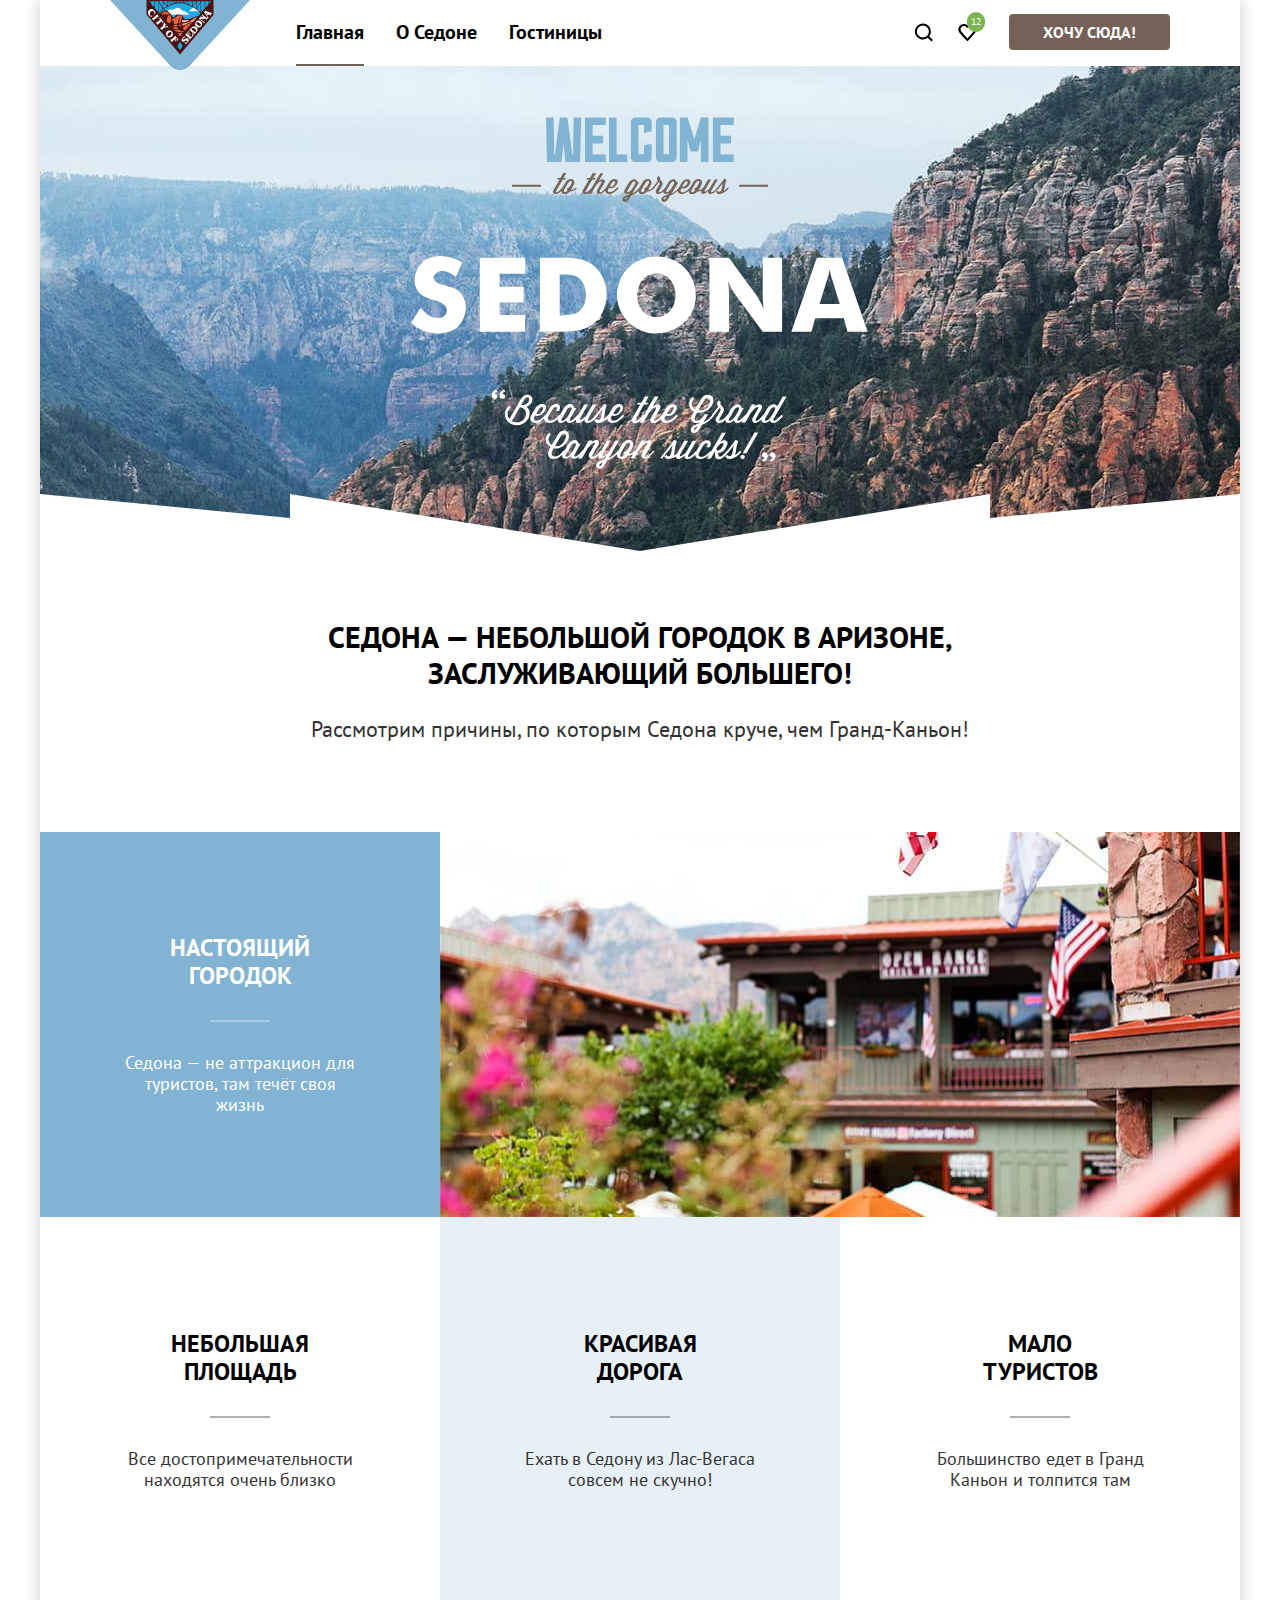
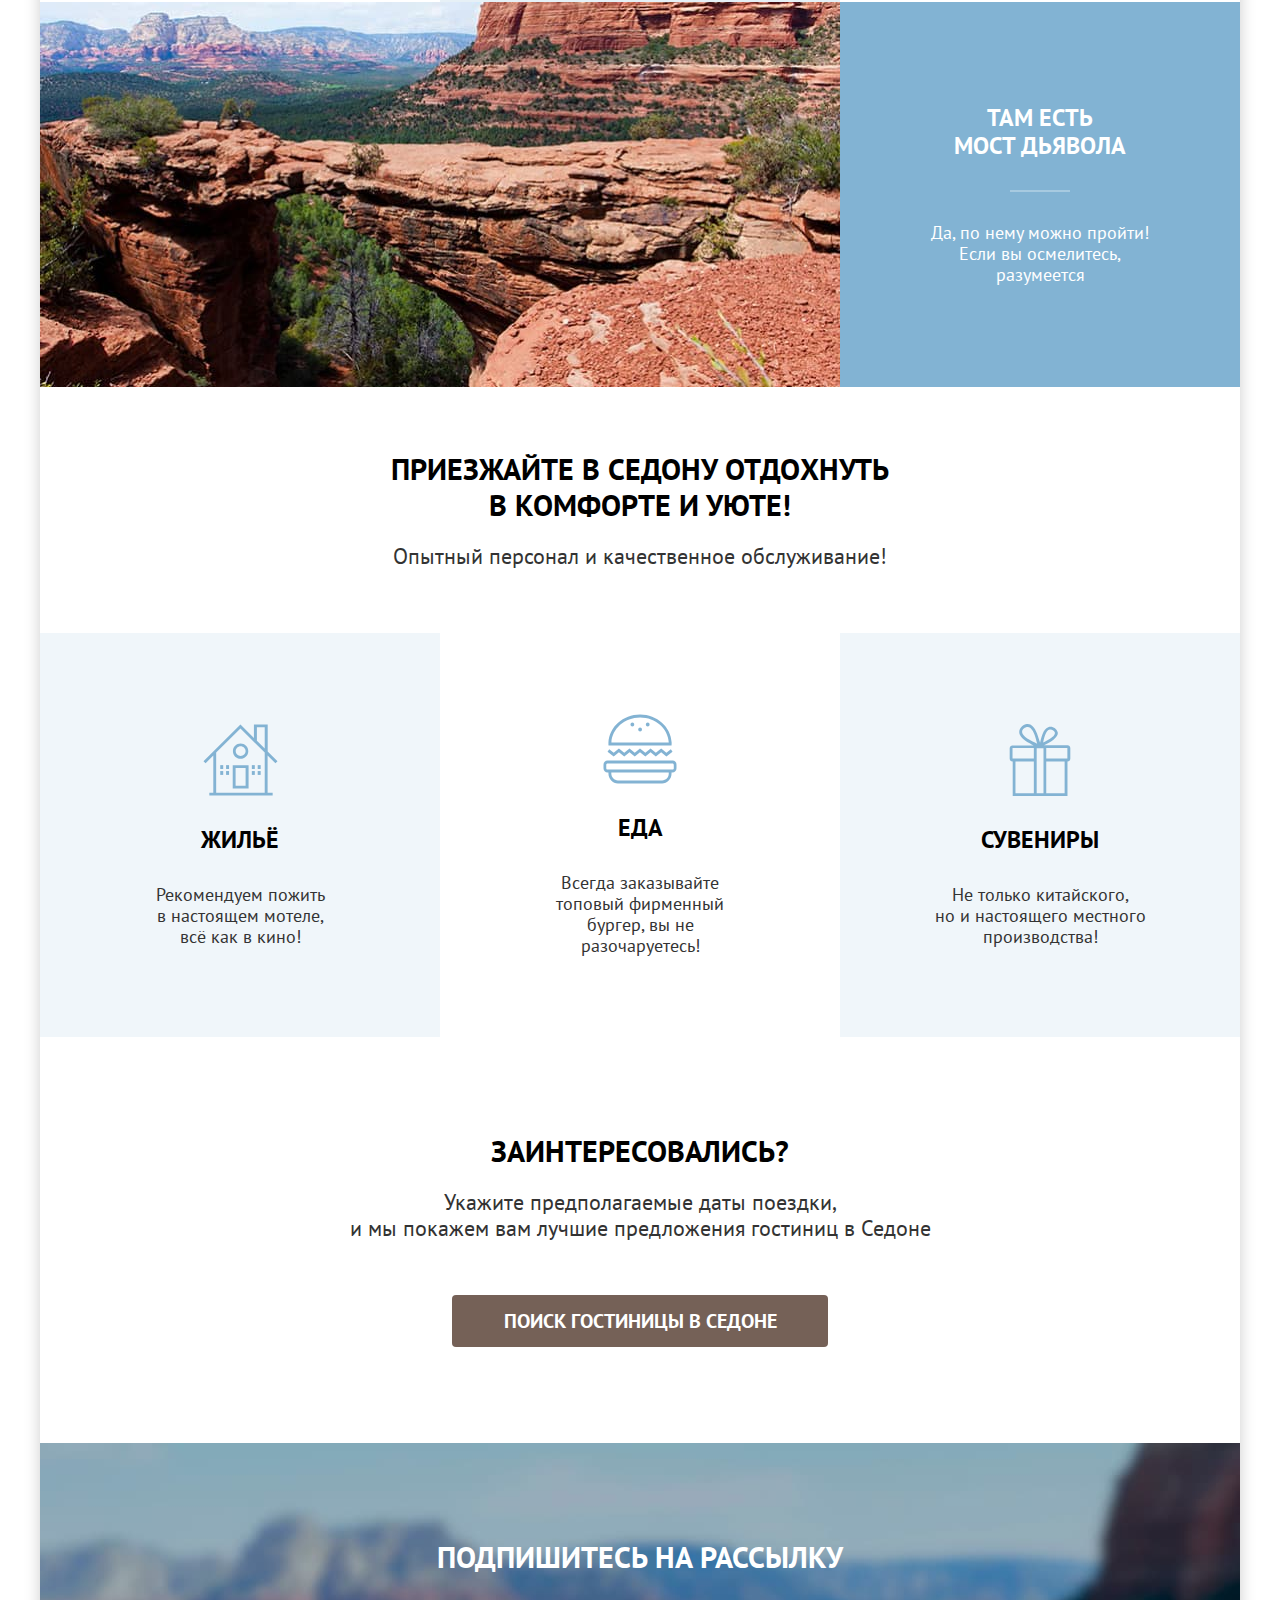
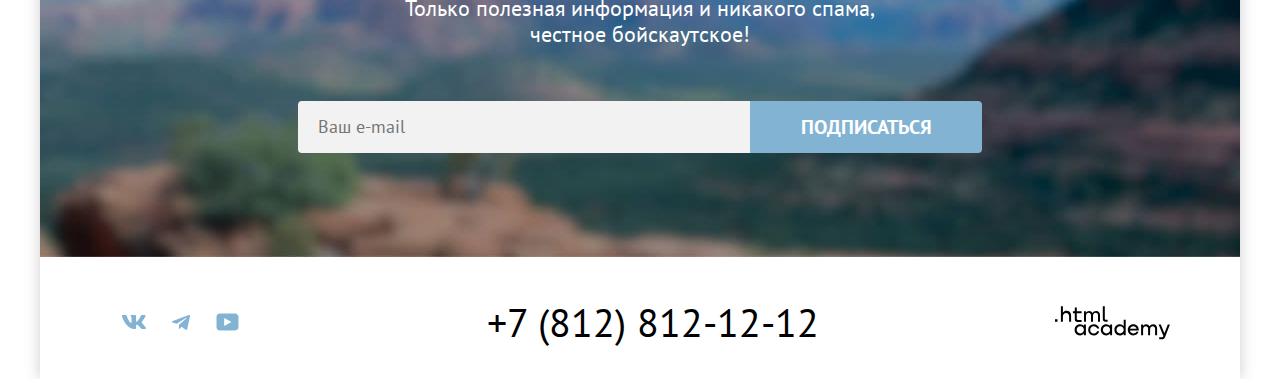
<file: index.html>
<!DOCTYPE html>
<html lang="ru">
  <head>
    <meta charset="utf-8" />
    <title>HTML Academy: Седона</title>
    <link rel="stylesheet" href="styles/styles.css" />
    <link rel="icon" href="favicon.ico" type="image/x-icon" />
  </head>

  <body>
    <div class="container">
    <header class="main-header">
      <div class="wrapper">
        <nav class="navigation">
          <a class="navigation-logo" href="#">
            <img
              class="page-header-logo"
              alt="Логотип Седона"
              src="images/icons/logo.svg"
              width="140"
              height="70"
            />
          </a>
          <ul class="navigation-list">
            <li class="navigation-item">
              <a class="navigation-link navigation-link-current" href="#"
                >Главная</a
              >
            </li>
            <li class="navigation-item">
              <a class="navigation-link" href="#">О Седоне</a>
            </li>
            <li class="navigation-item">
              <a class="navigation-link" href="catalog.html">Гостиницы</a>
            </li>
          </ul>
          <div class="navigation-user">
            <a class="navigation-link" href="#">
              <svg
                class="navigation-icon"
                xmlns="http://www.w3.org/2000/svg"
                aria-hidden="true"
                focusable="false"
                width="19"
                height="19"
                fill="none"
                viewBox="0 0 19 19"
              >
                <path
                  fill="#000"
                  d="m18.9 17-3.7-3.67c1-1.3 1.7-2.98 1.7-4.87A8 8 0 0 0 8.9.5C4.5.5.9 4.18.9 8.56a8 8 0 0 0 12.9 6.26l3.7 3.68 1.4-1.5Zm-10-2.48a6 6 0 0 1-6-5.96 6 6 0 0 1 12 0 6 6 0 0 1-6 5.96Z"
                />
              </svg>
              <span class="visually-hidden"> Поиск </span>
            </a>
            <a class="navigation-link" href="#">
              <svg
                class="navigation-icon"
                xmlns="http://www.w3.org/2000/svg"
                aria-hidden="true"
                focusable="false"
                width="19"
                height="17"
                fill="none"
                viewBox="0 0 19 17"
              >
                <path
                  fill="#000"
                  d="M9.3 17a.9.9 0 0 1-.8-.4c-5.4-6.1-6.7-7.5-7-7.9A5.4 5.4 0 0 1 5.9 0c1.3 0 2.5.5 3.5 1.3a5.46 5.46 0 0 1 9 4.1c0 1.3-.5 2.5-1.3 3.4l-7 7.9c-.2.2-.4.3-.8.3Zm-6-9.5c.3.4 3.5 4 6.1 6.9l6.2-7c.5-.5.7-1.2.7-2 0-1.8-1.5-3.3-3.3-3.3-1 0-2 .5-2.7 1.3-.3.3-.6.4-.9.4-.3 0-.6-.2-.8-.4-.7-.8-1.7-1.3-2.7-1.3-1.8 0-3.3 1.5-3.3 3.3-.1.9.3 1.6.7 2.1-.1 0-.1 0 0 0Z"
                />
              </svg>
              <span class="navigation-link-number">12</span>
              <span class="visually-hidden"> Избранное </span>
            </a>
            <div>
              <a class="btn-navigation btn" href="#"> Хочу сюда! </a>
            </div>
          </div>
        </nav>
      </div>
    </header>
    <main class="main-container main-index">
      
        <h1 class="visually-hidden">Город Седона</h1>
        <div class="intro-index inro-divider">
          <img
            class="main-logo"
            alt="Welcome to the gorgeus Sedona, because the grand canyon lucks!"
            src="images/icons/welcome.svg"
            width="458"
            height="352"
          />          
        </div>
        <section class="advantages">
          <h2 class="advantages-title">
            Седона — небольшой городок в Аризоне,<br />
            заслуживающий большего!
          </h2>
          <p class="advantages-discription">
            Рассмотрим причины, по которым Седона круче, чем Гранд-Каньон!
          </p>
          <div class="advantage-blue-block">
            <div class="advantage-blue">
              <div class="advantage-blue-center">
                <h3 class="advantage-blue-tittle advantage-title-border">
                  Настоящий городок
                </h3>
                <p class="advantage-blue-description">
                  Седона — не аттракцион для туристов, там течёт своя жизнь
                </p>
              </div>
            </div>
            <img
              class="advantage-picture-item"
              alt="Красивый дом"
              src="images/photo-1.jpg"
              width="800"
              height="385"
            />
          </div>
          <ul class="advantages-list">
            <li class="advantage">
              <div class="advantage-center">
                <h3 class="advantage-title advantage-title-border-2">
                  Небольшая площадь
                </h3>
                <p class="advantage-description">
                  Все достопримечательности находятся очень близко
                </p>
              </div>
            </li>
            <li class="advantage">
              <div class="advantage-center">
                <h3 class="advantage-title advantage-title-border-2">
                  Красивая<br />
                  дорога
                </h3>
                <p class="advantage-description">
                  Ехать в Седону из Лас-Вегаса совсем не скучно!
                </p>
              </div>
            </li>
            <li class="advantage">
              <div class="advantage-center">
                <h3 class="advantage-title advantage-title-border-2">
                  Мало<br />
                  туристов
                </h3>
                <p class="advantage-description">
                  Большинство едет в Гранд Каньон и толпится там
                </p>
              </div>
            </li>
          </ul>
          <div class="advantage-blue-block">
            <img
              class="advantage-picture-item"
              alt="Красивый вид на каньон"
              src="images/photo-2.jpg"
              width="800"
              height="385"
            />
            <div class="advantage-blue">
              <div class="advantage-blue-center">
                <h3 class="advantage-blue-tittle advantage-title-border">
                  Там есть<br />
                  мост дьявола
                </h3>
                <p class="advantage-blue-description">
                  Да, по нему можно пройти! Если вы осмелитесь, разумеется
                </p>
              </div>
            </div>
          </div>
        </section>
        <section class="service">
          <h2 class="service-title">
            Приезжайте в Седону отдохнуть<br />
            в комфорте и уюте!
          </h2>
          <p class="service-discription">
            Опытный персонал и качественное обслуживание!
          </p>
          <ul class="service-list">
            <li class="service-item">
              <div class="service-center">
                <img
                  width="75"
                  height="72"
                  class="service-item-picture"
                  alt="Дом"
                  src="images/icons/service-list/home.svg"
                />
                <h3 class="service-item-title">Жильё</h3>
                <p class="service-item-description">
                  Рекомендуем пожить<br />
                  в настоящем мотеле,<br />
                  всё как в кино!
                </p>
              </div>
            </li>
            <li class="service-item">
              <div class="service-center">
                <img
                  width="74"
                  height="70"
                  class="service-item-picture"
                  alt="Бургер"
                  src="images/icons/service-list/food.svg"
                />
                <h3 class="service-item-title">Еда</h3>
                <p class="service-item-description">
                  Всегда заказывайте<br />
                  топовый фирменный бургер, вы не разочаруетесь!
                </p>
              </div>
            </li>
            <li class="service-item">
              <div class="service-center">
                <img
                  width="64"
                  height="76"
                  class="service-item-picture"
                  alt="Подарок"
                  src="images/icons/service-list/present.svg"
                />
                <h3 class="service-item-title">Сувениры</h3>
                <p class="service-item-description">
                  Не только китайского,<br />
                  но и настоящего местного производства!
                </p>
              </div>
            </li>
          </ul>
        </section>
        <section class="find-hotel">
          <h2 class="find-hotel-title">Заинтересовались?</h2>
          <p class="find-hotel-description">
            Укажите предполагаемые даты поездки,<br />
            и мы покажем вам лучшие предложения гостиниц в Седоне
          </p>
          <a class="btn btn-find" href="#">поиск гостиницы в седоне</a>
        </section>
        <section class="subscribe">
          <h2 class="subscribe-title">Подпишитесь на рассылку</h2>
          <p class="subscribe-description">
            Только полезная информация и никакого спама,<br />
            честное бойскаутское!
          </p>
          <form class="newsletter" action="https://echo.htmlacademy.ru/" method="post">
            <label class="visually-hidden" for="newsletter-email">
              Поле ввода e-mail
            </label>
            <input
              class="field"
              placeholder="Ваш e-mail"
              type="email"
              name="newsletter-email"
              id="newsletter-email"
              required
            />
            <button class="btn newsletter-btn" type="submit">
              Подписаться
            </button>
          </form>
        </section>
      
    </main>
    <footer class="page-footer">
      <div class="wrapper">
        <div class="flex-footer">
          <ul class="footer-social-list">
            <li class="footer-social-item">
              <a
                class="button"
                href="https://vk.com/htmlacademy"
                target="_blank"
              >
                <svg
                  xmlns="http://www.w3.org/2000/svg"
                  aria-hidden="true"
                  focusable="false"
                  width="25"
                  height="14"
                  viewBox="0 0 24 14"
                >
                  <path
                    d="M23.95.95c.17-.55 0-.95-.8-.95h-2.62c-.67 0-.98.35-1.14.73 0 0-1.34 3.2-3.23 5.27-.61.6-.89.8-1.22.8-.17 0-.42-.2-.42-.74V.95c0-.66-.19-.95-.74-.95H9.65c-.42 0-.67.3-.67.6 0 .61.95.76 1.05 2.5v3.8c0 .84-.16.99-.5.99-.88 0-3.05-3.21-4.33-6.89-.25-.71-.5-1-1.17-1H1.4C.65 0 .5.35.5.73c0 .68.89 4.07 4.14 8.55C6.81 12.34 9.87 14 12.65 14c1.67 0 1.88-.37 1.88-1v-2.32c0-.73.16-.88.68-.88.4 0 1.06.2 2.62 1.67C19.61 13.22 19.9 14 20.9 14h2.63c.75 0 1.13-.37.91-1.1-.24-.72-1.09-1.77-2.22-3.02-.6-.7-1.53-1.47-1.8-1.86-.4-.49-.28-.7 0-1.14 0 0 3.2-4.43 3.53-5.93Z"
                    clip-rule="evenodd"
                  />
                </svg>
                <span class="visually-hidden">VK</span>
              </a>
            </li>
            <li class="footer-social-item">
              <a class="button" href="https://t.me/htmlacademy" target="_blank">
                <svg
                  xmlns="http://www.w3.org/2000/svg"
                  aria-hidden="true"
                  focusable="false"
                  width="18"
                  height="16"
                  viewBox="0 0 18 16"
                >
                  <path
                    d="M16.79.96.84 7.1c-1.09.44-1.08 1.05-.2 1.32l4.1 1.28 9.47-5.98c.44-.27.85-.13.52.17l-7.68 6.93-.28 4.22c.41 0 .6-.2.83-.41l1.99-1.94 4.13 3.06c.77.42 1.31.2 1.5-.71l2.72-12.8c.28-1.1-.43-1.61-1.16-1.28Z"
                  />
                </svg>
                <span class="visually-hidden">Telegram</span>
              </a>
            </li>
            <li class="footer-social-item">
              <a
                class="button"
                href="https://www.youtube.com/user/htmlacademyru"
                target="_blank"
              >
                <svg
                  xmlns="http://www.w3.org/2000/svg"
                  aria-hidden="true"
                  focusable="false"
                  width="23"
                  height="18"
                  viewBox="0 0 23 18"
                >
                  <path
                    d="M19.1.5H3.68C1.81.5.5 2.1.5 3.9V14c0 1.9 1.31 3.5 3.17 3.5h15.66c1.64 0 3.17-1.6 3.17-3.4V3.9C22.28 2.1 20.97.5 19.1.5ZM8.17 13.04V4.96L15.5 9l-7.34 4.04Z"
                  />
                </svg>
                <span class="visually-hidden">YouTube</span>
              </a>
            </li>
          </ul>
          <div>
            <a class="footer-contacts-telephone" href="tel:+78128121212"
              >+7 (812) 812-12-12</a
            >
          </div>
          <div>
            <a
              class="footer-contacts-logo"
              href="https://htmlacademy.ru"
              target="_blank"
            >
              <svg
                xmlns="http://www.w3.org/2000/svg"
                width="115"
                height="34"
                viewBox="0 0 115 34"
              >
                <path
                  d="M0 13.26v2.6h2.5v-2.6H0ZM11.6 4.86c-1.6 0-2.8.7-3.6 1.7h-.1V.36h-2v15.5h2v-5.3c0-2.1 1.3-3.6 3.3-3.6 1.8 0 2.9 1.4 2.9 3.2v5.7h2v-6.1c.1-3-1.8-4.9-4.5-4.9ZM26.6 5.16h-4.8v-3.7h-2v3.8h-1.9v2h1.9v6c0 1.7 1 2.7 2.7 2.7h4.1v-2h-3.7c-.7 0-1.1-.4-1.1-1.1v-5.7h4.8v-2ZM41.1 4.96c-1.6 0-2.9.8-3.5 2.1h-.1c-.6-1.2-1.8-2.1-3.4-2.1-1.4 0-2.5.8-3.1 1.8h-.1v-1.6H29v10.6h2v-5.4c0-2 1-3.5 2.6-3.5 1.5 0 2.4 1 2.4 2.6v6.3h2v-5.6c0-2.4 1.4-3.3 2.6-3.3 1.5 0 2.4 1 2.4 2.6v6.3h2v-6.5c.1-2.5-1.4-4.3-3.9-4.3ZM47.8 13.06c0 1.7 1 2.7 2.8 2.7h2v-2h-1.7c-.7 0-1.1-.4-1.1-1.1V.36h-2v12.7ZM28.9 20.06c-.9-1.1-2.2-1.8-3.9-1.8-3.1 0-5.4 2.3-5.4 5.6s2.3 5.6 5.4 5.6c1.8 0 3-.8 3.8-1.9h.1v1.6h2v-10.6h-2v1.5Zm-3.6 7.4c-2.2 0-3.6-1.6-3.6-3.6s1.4-3.6 3.6-3.6 3.6 1.6 3.6 3.6c0 1.9-1.4 3.6-3.6 3.6ZM44.2 22.36c-.5-2.4-2.6-4.1-5.4-4.1a5.4 5.4 0 0 0-5.6 5.6c0 3.1 2.2 5.6 5.6 5.6 2.8 0 4.9-1.8 5.4-4.2h-2.1a3.4 3.4 0 0 1-3.3 2.3c-2.2 0-3.6-1.6-3.6-3.6s1.4-3.6 3.6-3.6c1.6 0 2.8 1 3.3 2.2h2.1v-.2ZM55.1 20.06c-.9-1.1-2.2-1.8-3.9-1.8-3.1 0-5.4 2.3-5.4 5.6s2.3 5.6 5.4 5.6c1.8 0 3-.8 3.8-1.9h.1v1.6h2v-10.6h-2v1.5Zm-3.6 7.4c-2.2 0-3.6-1.6-3.6-3.6s1.4-3.6 3.6-3.6 3.6 1.6 3.6 3.6c0 1.9-1.5 3.6-3.6 3.6ZM68.7 20.16c-.9-1.1-2.2-1.9-3.9-1.9-3.1 0-5.4 2.3-5.4 5.6s2.2 5.6 5.4 5.6c1.7 0 3-.8 3.8-1.8h.1v1.5h2v-15.4h-2v6.4Zm-3.6 7.3c-2.2 0-3.6-1.6-3.6-3.6s1.4-3.6 3.6-3.6 3.6 1.6 3.6 3.6c-.1 2-1.5 3.6-3.6 3.6ZM78.3 18.26c-3.3 0-5.5 2.5-5.5 5.6 0 3 2.1 5.6 5.5 5.6 2.5 0 4.5-1.3 5.2-3.6h-2.1c-.5 1-1.6 1.6-3 1.6-1.9 0-3.3-1.3-3.4-2.9h8.8c.2-3.6-2-6.3-5.5-6.3Zm0 1.9c1.7 0 3 1 3.3 2.6h-6.5c.3-1.5 1.5-2.6 3.2-2.6ZM98.2 18.26c-1.6 0-2.9.8-3.6 2h-.1c-.6-1.2-1.8-2-3.4-2-1.4 0-2.5.7-3.1 1.8v-1.5h-1.9v10.6h2v-5.4c0-2 1-3.4 2.6-3.5 1.5 0 2.4 1 2.4 2.6v6.3h2v-5.6c0-2.4 1.4-3.3 2.6-3.3 1.5 0 2.4 1 2.4 2.6v6.3h2v-6.5c.1-2.6-1.4-4.4-3.9-4.4ZM109.4 27.36l-3.6-8.9h-2.2l4.8 11.6c-.3.9-.7 1.2-1.7 1.2h-2.5v2h2.5c1.8 0 2.8-.8 3.5-2.6l4.7-12.2h-2.1l-3.4 8.9Z"
                />
              </svg>
            </a>
          </div>
        </div>
      </div>
    </footer>
    <div class="modal-container modal-container-close">
      <div class="modal modal-search">
        <section class="modal-content">
          <button class="modal-close-button" type="button">
            <span class="visually-hidden">Закрыть</span>
            <svg
              xmlns="http://www.w3.org/2000/svg"
              width="15"
              height="15"
              viewBox="0 0 15 15"
            >
              <path
                d="M14.5 1.78 13.2.5 7.49 6.2 1.79.5.48 1.8l5.7 5.7-5.7 5.7 1.3 1.3 5.7-5.7 5.7 5.7 1.3-1.3-5.7-5.7 5.7-5.7Z"
              />
            </svg>
          </button>
          <h2 class="modal-title">Поиск гостиницы в Седоне</h2>
          <form
            class="search-form"
            action="https://echo.htmlacademy.ru"
            method="post"
          >
            <div class="field-group">
              <label for="search-arrival-date">Дата Заезда:</label>
              <input
                class="search-form-field field"
                type="text"
                id="search-arrival-date"
                name="search-arrival-date"
                placeholder="Укажите дату"
                value="27 апреля 2020"
                required
              />
              <svg
                xmlns="http://www.w3.org/2000/svg"
                width="16"
                height="15"
                viewBox="0 0 16 15"
              >
                <path
                  d="M5.75 10c.3 0 .5-.2.5-.5s-.2-.5-.5-.5-.5.2-.5.5.2.5.5.5Z"
                />
                <path
                  d="M15 2h-2V0h-1v2H4V0H3v2H1c-.6 0-1 .4-1 1v11c0 .5.4 1 1 1h14c.5 0 1-.5 1-1V3c0-.6-.5-1-1-1Zm0 12H1V7h14v7ZM1 6V3h2v2h1V3h8v2h1V3h2v3H1Z"
                />
                <path
                  d="M8 10c.3 0 .5-.2.5-.5S8.3 9 8 9s-.5.2-.5.5.2.5.5.5ZM10.25 10c.3 0 .5-.2.5-.5s-.2-.5-.5-.5-.5.2-.5.5.2.5.5.5ZM5.75 11c-.3 0-.5.2-.5.5s.2.5.5.5.5-.2.5-.5-.2-.5-.5-.5ZM3.5 10c.3 0 .5-.2.5-.5S3.8 9 3.5 9s-.5.2-.5.5.2.5.5.5ZM3.5 11c-.3 0-.5.2-.5.5s.2.5.5.5.5-.2.5-.5-.2-.5-.5-.5ZM8 11c-.3 0-.5.2-.5.5s.2.5.5.5.5-.2.5-.5-.2-.5-.5-.5ZM10.25 11c-.3 0-.5.2-.5.5s.2.5.5.5.5-.2.5-.5-.2-.5-.5-.5ZM12.5 10c.3 0 .5-.2.5-.5s-.2-.5-.5-.5-.5.2-.5.5.2.5.5.5ZM12.5 11c-.3 0-.5.2-.5.5s.2.5.5.5.5-.2.5-.5-.2-.5-.5-.5Z"
                />
              </svg>
              <span class="form-message-error form-message"></span>
            </div>
            <div class="field-group">
              <label for="search-date-departure">Дата Выезда:</label>
              <input
                class="search-form-field field"
                type="text"
                id="search-date-departure"
                name="search-date-departure"
                placeholder="Укажите дату"
                value="1 сентября 2023"
                required
              />
              <svg
                xmlns="http://www.w3.org/2000/svg"
                width="16"
                height="15"
                viewBox="0 0 16 15"
              >
                <path
                  d="M5.75 10c.3 0 .5-.2.5-.5s-.2-.5-.5-.5-.5.2-.5.5.2.5.5.5Z"
                />
                <path
                  d="M15 2h-2V0h-1v2H4V0H3v2H1c-.6 0-1 .4-1 1v11c0 .5.4 1 1 1h14c.5 0 1-.5 1-1V3c0-.6-.5-1-1-1Zm0 12H1V7h14v7ZM1 6V3h2v2h1V3h8v2h1V3h2v3H1Z"
                />
                <path
                  d="M8 10c.3 0 .5-.2.5-.5S8.3 9 8 9s-.5.2-.5.5.2.5.5.5ZM10.25 10c.3 0 .5-.2.5-.5s-.2-.5-.5-.5-.5.2-.5.5.2.5.5.5ZM5.75 11c-.3 0-.5.2-.5.5s.2.5.5.5.5-.2.5-.5-.2-.5-.5-.5ZM3.5 10c.3 0 .5-.2.5-.5S3.8 9 3.5 9s-.5.2-.5.5.2.5.5.5ZM3.5 11c-.3 0-.5.2-.5.5s.2.5.5.5.5-.2.5-.5-.2-.5-.5-.5ZM8 11c-.3 0-.5.2-.5.5s.2.5.5.5.5-.2.5-.5-.2-.5-.5-.5ZM10.25 11c-.3 0-.5.2-.5.5s.2.5.5.5.5-.2.5-.5-.2-.5-.5-.5ZM12.5 10c.3 0 .5-.2.5-.5s-.2-.5-.5-.5-.5.2-.5.5.2.5.5.5ZM12.5 11c-.3 0-.5.2-.5.5s.2.5.5.5.5-.2.5-.5-.2-.5-.5-.5Z"
                />
              </svg>
              <span class="form-message"></span>
            </div>
            <div class="field-group">
              <div class="field-group-half">
                <label for="count-field">Взрослые:</label>
                <div class="number-adults">
                  <button class="modal-button-min" type="button">
                    <svg
                      xmlns="http://www.w3.org/2000/svg"
                      width="14"
                      height="2"
                      viewBox="0 0 14 2"
                    >
                      <path d="M0 0v2h14V0H0Z" />
                    </svg>
                  </button>
                  <input class="count-field" type="number" value="2" id="count-field" name="count-field-adults" placeholder="0" required />
                  <button class="modal-button-max" type="button">
                    <svg
                      xmlns="http://www.w3.org/2000/svg"
                      width="14"
                      height="14"
                      viewBox="0 0 14 14"
                    >
                      <path d="M14 6H8V0H6v6H0v2h6v6h2V8h6V6Z" />
                    </svg>
                  </button>
                </div>
              </div>
              <div class="field-group-half">
                <label for="count-field-2">Дети:</label>
                <span class="tooltip">
                  <button
                    class="tooltip-toggle"
                    type="button"
                    aria-labelledby="tooltip-label-date"
                  >
                    <svg
                      xmlns="http://www.w3.org/2000/svg"
                      width="2"
                      height="12"
                      fill="none"
                      viewBox="0 0 2 12"
                    >
                      <path
                        fill="#fff"
                        fill-rule="evenodd"
                        d="M0 0h2v2H0V0Zm2 12H0V3h2v9Z"
                        clip-rule="evenodd"
                      />
                    </svg>
                  </button>
                  <span
                    class="tooltip-text"
                    role="tooltip"
                    id="tooltip-label-date"
                    >Укажите количество детей, которые будут с вами, возраст
                    которых от 6 до 18 лет. Дети до 6 лет размещаются
                    бесплатно.</span
                  >
                </span>
                <div class="number-adults">
                  <button class="modal-button-min" type="button">
                    <svg
                      xmlns="http://www.w3.org/2000/svg"
                      width="14"
                      height="2"
                      viewBox="0 0 14 2"
                    >
                      <path d="M0 0v2h14V0H0Z" />
                    </svg>
                  </button>
                  <input class="count-field" type="number" value="2" id="count-field-2" name="count-field-children" placeholder="0" required/>
                  <button class="modal-button-max" type="button">
                    <svg
                      xmlns="http://www.w3.org/2000/svg"
                      width="14"
                      height="14"
                      viewBox="0 0 14 14"
                    >
                      <path d="M14 6H8V0H6v6H0v2h6v6h2V8h6V6Z" />
                    </svg>
                  </button>
                </div>
              </div>
            </div>
            <button class="btn appointment-submit" type="submit">Найти</button>
          </form>
        </section>
      </div>
    </div>
    </div>
  </body>
</html>
</file>
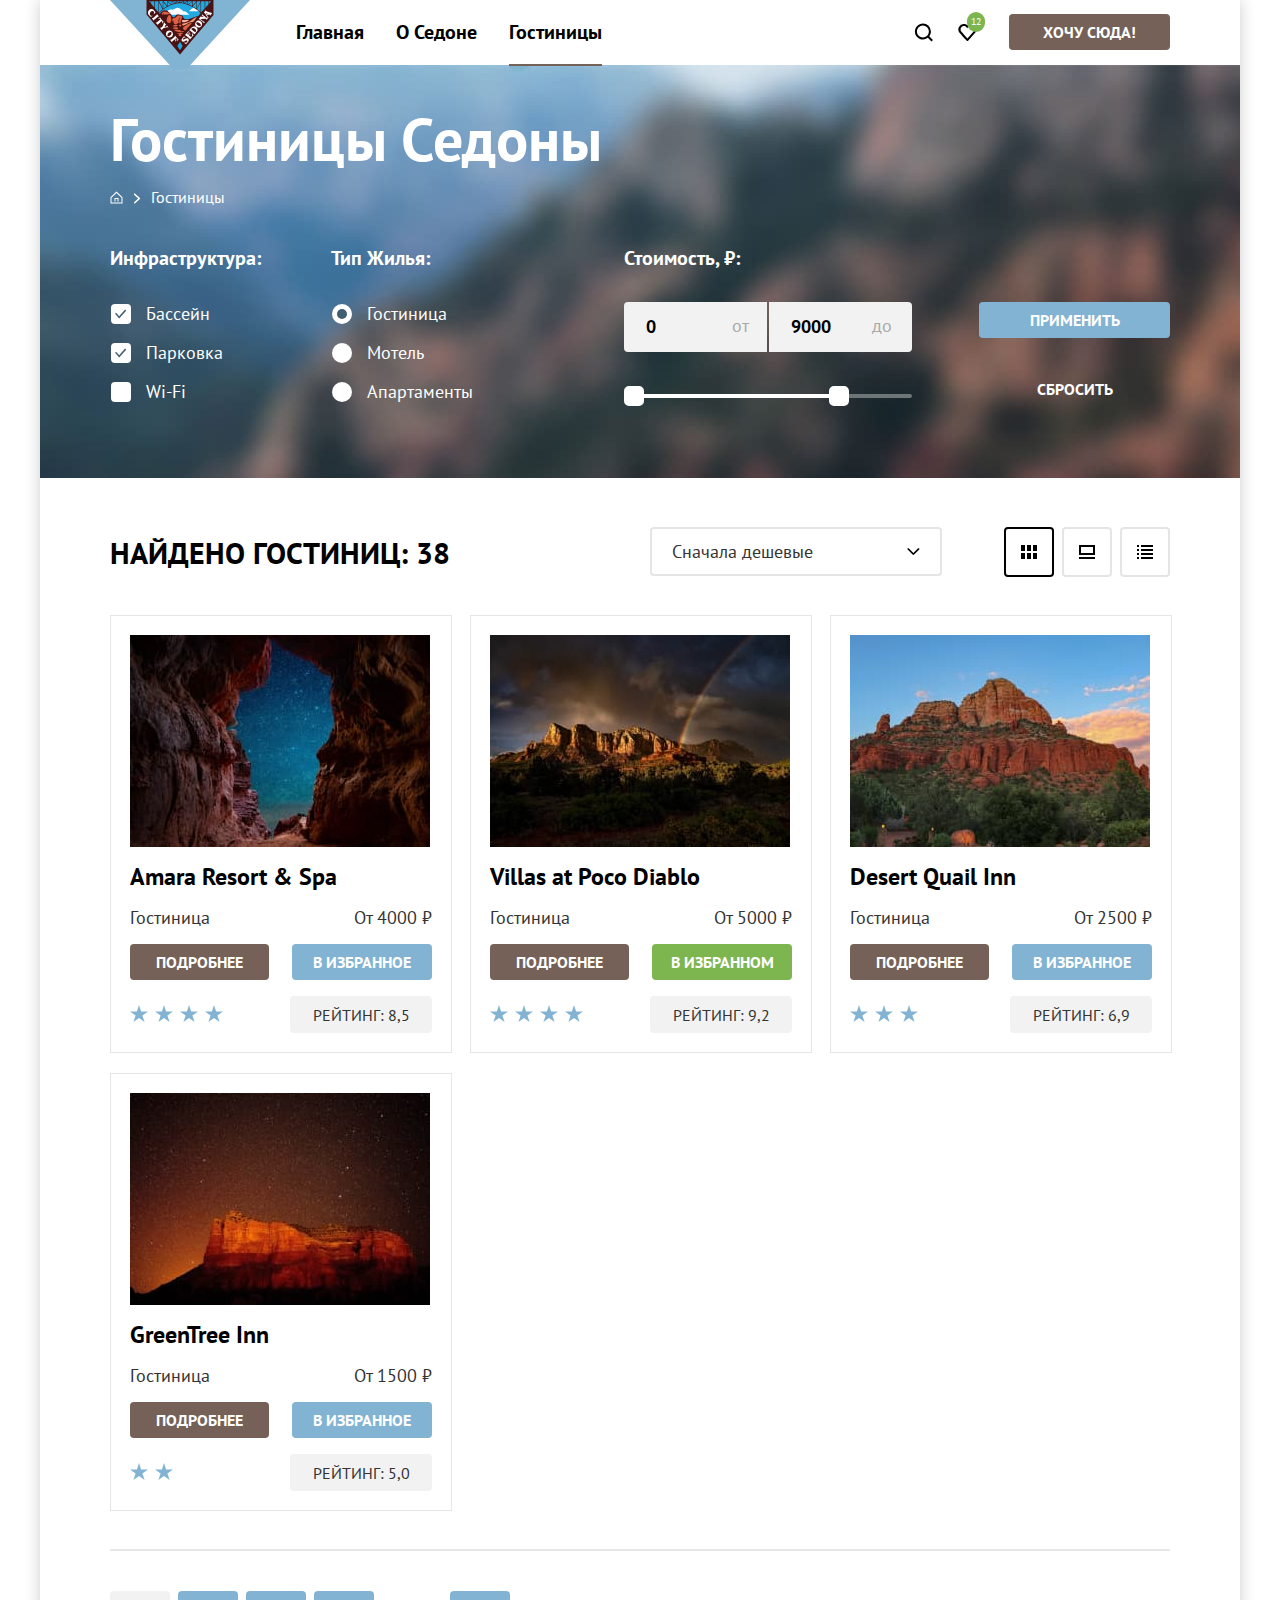
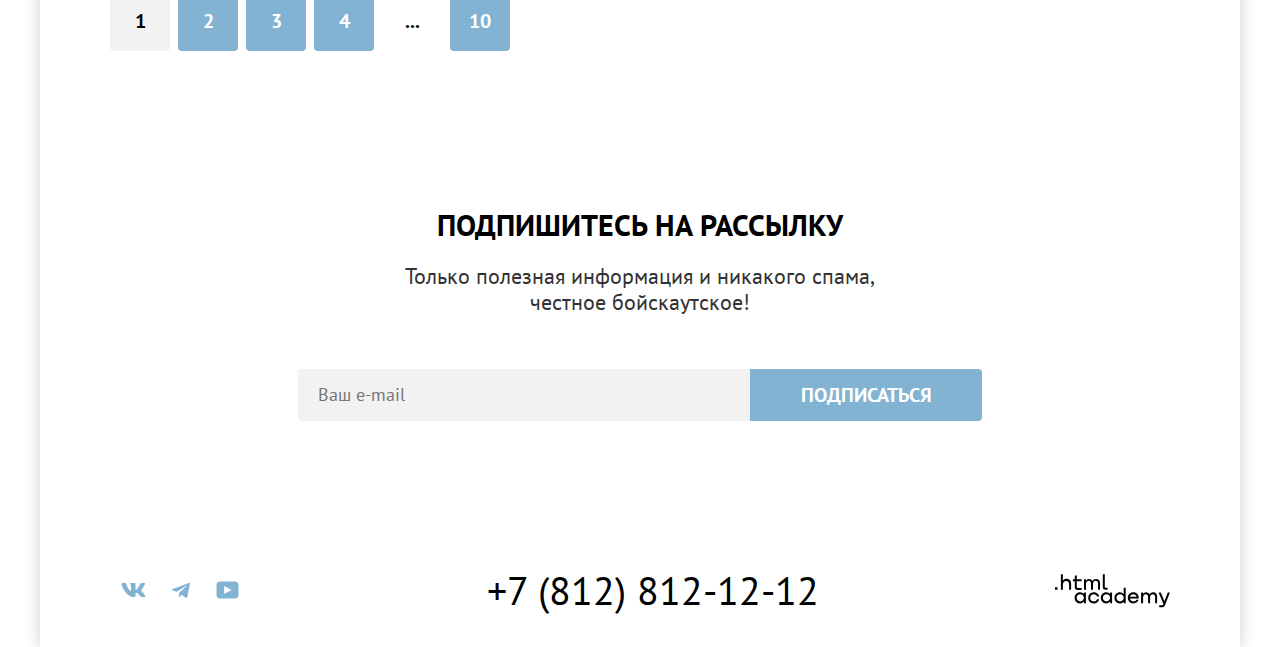
<file: catalog.html>
<!DOCTYPE html>
<html lang="ru">
  <head>
    <meta charset="utf-8" />
    <title>HTML Academy: Седона</title>
    <link rel="stylesheet" href="styles/styles.css" />
    <link rel="icon" href="favicon.ico" type="image/x-icon" />
  </head>

  <body>
    <div class="container">
    <header class="main-header">
      <div class="wrapper">
        <nav class="navigation">
          <a class="navigation-logo" href="index.html">
            <img
              class="page-header-logo"
              alt="Логотип Седона"
              src="images/icons/logo.svg"
              width="140"
              height="70"
            />
          </a>
          <ul class="navigation-list">
            <li class="navigation-item">
              <a class="navigation-link" href="index.html">Главная</a>
            </li>
            <li class="navigation-item">
              <a class="navigation-link" href="#">О Седоне</a>
            </li>
            <li class="navigation-item">
              <a
                class="navigation-link navigation-link-current"
                href="catalog.html"
                >Гостиницы</a
              >
            </li>
          </ul>
          <div class="navigation-user">
            <a class="navigation-link" href="#">
              <svg
                class="navigation-icon"
                xmlns="http://www.w3.org/2000/svg"
                aria-hidden="true"
                focusable="false"
                width="19"
                height="19"
                fill="none"
                viewBox="0 0 19 19"
              >
                <path
                  fill="#000"
                  d="m18.9 17-3.7-3.67c1-1.3 1.7-2.98 1.7-4.87A8 8 0 0 0 8.9.5C4.5.5.9 4.18.9 8.56a8 8 0 0 0 12.9 6.26l3.7 3.68 1.4-1.5Zm-10-2.48a6 6 0 0 1-6-5.96 6 6 0 0 1 12 0 6 6 0 0 1-6 5.96Z"
                />
              </svg>
              <span class="visually-hidden"> Поиск </span>
            </a>
            <a class="navigation-link" href="#">
              <svg
                class="navigation-icon"
                xmlns="http://www.w3.org/2000/svg"
                aria-hidden="true"
                focusable="false"
                width="19"
                height="17"
                fill="none"
                viewBox="0 0 19 17"
              >
                <path
                  fill="#000"
                  d="M9.3 17a.9.9 0 0 1-.8-.4c-5.4-6.1-6.7-7.5-7-7.9A5.4 5.4 0 0 1 5.9 0c1.3 0 2.5.5 3.5 1.3a5.46 5.46 0 0 1 9 4.1c0 1.3-.5 2.5-1.3 3.4l-7 7.9c-.2.2-.4.3-.8.3Zm-6-9.5c.3.4 3.5 4 6.1 6.9l6.2-7c.5-.5.7-1.2.7-2 0-1.8-1.5-3.3-3.3-3.3-1 0-2 .5-2.7 1.3-.3.3-.6.4-.9.4-.3 0-.6-.2-.8-.4-.7-.8-1.7-1.3-2.7-1.3-1.8 0-3.3 1.5-3.3 3.3-.1.9.3 1.6.7 2.1-.1 0-.1 0 0 0Z"
                />
              </svg>
              <span class="navigation-link-number">12</span>
              <span class="visually-hidden"> Избранное </span>
            </a>
            <div>
              <a class="btn-navigation btn" href="#"> Хочу сюда! </a>
            </div>
          </div>
        </nav>
      </div>
    </header>
    <main class="main-container main-inner">
      
        <div class="selection-section">
          <div class="wrapper">
            <header class="inner-header">
              <h1 class="inner-header-title">Гостиницы Седоны</h1>
              <ul class="breadcrumbs">
                <li class="breadcrumbs-item">
                  <a class="breadcrumbs-house-link" href="index.html">
                    <span class="visually-hidden">Главная</span>
                  </a>
                </li>
                <li class="breadcrumbs-item">
                  <a class="breadcrumbs-link">Гостиницы</a>
                </li>
              </ul>
            </header>
            <h2 class="visually-hidden">Выбор гостиницы</h2>
            <form class="catalog-filter" action="https://echo.htmlacademy.ru/" method="get">
              <div class="catalog-filter-part">
                <fieldset class="catalog-filter-group">
                  <legend class="catalog-filter-title">Инфраструктура:</legend>
                  <ul class="catalog-filter-list">
                    <li class="catalog-filter-item">
                      <label class="control">
                        <input                        
                          class="visually-hidden control-input"
                          type="checkbox"
                          name="swimming-pool"                         
                          checked
                        />
                        <span class="control-mark"></span>
                        <span class="control-label">Бассейн</span>
                      </label>
                    </li>
                    <li class="catalog-filter-item">
                      <label class="control">
                        <input
                          class="visually-hidden control-input"
                          type="checkbox"
                          name="parking"                          
                          checked
                        />
                        <span class="control-mark"></span>
                        <span class="control-label">Парковка</span>
                      </label>
                    </li>
                    <li class="catalog-filter-item">
                      <label class="control">
                        <input
                          class="visually-hidden control-input"
                          type="checkbox"
                          name="wi-fi"                          
                        />
                        <span class="control-mark"></span>
                        <span class="control-label">Wi-Fi</span>
                      </label>
                    </li>
                  </ul>
                </fieldset>
                <fieldset class="catalog-filter-group">
                  <legend class="catalog-filter-title">Тип Жилья:</legend>
                  <ul class="catalog-filter-list">
                    <li class="catalog-filter-item">
                      <label class="control">
                        <input
                          class="visually-hidden control-input"
                          type="radio"
                          name="type-group"                          
                          value="hotel"
                          checked
                        />
                        <span class="control-mark"></span>
                        <span class="control-label">Гостиница</span>
                      </label>
                    </li>
                    <li class="catalog-filter-item">
                      <label class="control">
                        <input                        
                          class="visually-hidden control-input"
                          type="radio"
                          name="type-group"                          
                          value="motel"
                        />
                        <span class="control-mark"></span>
                        <span class="control-label">Мотель</span>
                      </label>
                    </li>
                    <li class="catalog-filter-item">
                      <label class="control">
                        <input
                          class="visually-hidden control-input"
                          type="radio"
                          name="type-group"                          
                          value="apartments"
                        />
                        <span class="control-mark"></span>
                        <span class="control-label">Апартаменты</span>
                      </label>
                    </li>
                  </ul>
                </fieldset>
              </div>
              <div class="catalog-filter-part_2">
                <fieldset class="catalog-filter-group">
                  <legend class="catalog-filter-title">Стоимость, ₽:</legend>
                  <div class="wrapper-field">
                    <div class="field-from">
                      <label for="lower-value" class="visually-hidden">Стоимость: цена от</label>
                      <input                      
                        type="number"
                        id="lower-value"
                        name="lower-value"
                        min="0"
                        max="10000"
                        value="0"
                        placeholder="0"
                      />
                    </div>
                    <div class="field-up">
                      <label for="maximum-value" class="visually-hidden">Стоимость: цена до</label>
                      <input                      
                        type="number"
                        id="maximum-value"
                        name="maximum-value"
                        min="0"
                        max="10000"
                        value="9000"
                        placeholder="0"
                      />
                    </div>
                  </div>

                  <div class="range-scale">
                    <div class="range-bar" style="left: 0px; width: 225px">
                      <button class="range-toggle toggle-min">
                        <span class="visually-hidden"
                          >Изменить минимальную цену.</span
                        >
                      </button>
                      <button class="range-toggle toggle-max">
                        <span class="visually-hidden"
                          >Изменить максимальную цену.</span
                        >
                      </button>
                    </div>
                  </div>
                </fieldset>
              </div>
              <div class="catalog-filter-delimiter_2">
                <button class="btn btn-apply" type="submit">Применить</button>
                <button class="btn btn-reset" type="reset">Сбросить</button>
              </div>
            </form>
          </div>
        </div>
      
      <div class="wrapper">
        <section class="hotel-filter">
          <div class="select-block">            
              <p class="search">
                Найдено гостиниц:
                <span class="search-result">38</span>
              </p>            
            <select class="select-control" aria-label="Сортировка">
              <option value="cheap">Сначала дешевые</option>
              <option value="expensive">Сначала дорогое</option>
              <option value="popular">Сначала популярное</option>
            </select>
            <div class="card-size-block">
              <a href="#" class="btn card-size-block-element">
                <svg
                  xmlns="http://www.w3.org/2000/svg"
                  width="16"
                  height="14"
                  fill="none"
                  viewBox="0 0 16 14"
                >
                  <g fill="#000" clip-path="url(#a)">
                    <path
                      d="M4 0H0v6h4V0ZM16 0h-4v6h4V0ZM10 0H6v6h4V0ZM4 8H0v6h4V8ZM16 8h-4v6h4V8ZM10 8H6v6h4V8Z"
                    />
                  </g>
                  <defs>
                    <clipPath id="b">
                      <path fill="#fff" d="M0 0h16v14H0z" />
                    </clipPath>
                  </defs>
                </svg>
                <span class="visually-hidden">Показать список</span>
              </a>
              <a class="btn card-size-block-element" href="#">
                <svg
                  xmlns="http://www.w3.org/2000/svg"
                  width="16"
                  height="14"
                  fill="none"
                  viewBox="0 0 16 14"
                >
                  <g fill="#000" clip-path="url(#a)">
                    <path d="M16 12H0v2h16v-2ZM14 2v6H2V2h12Zm2-2H0v10h16V0Z" />
                  </g>
                  <defs>
                    <clipPath id="a">
                      <path fill="#fff" d="M0 0h16v14H0z" />
                    </clipPath>
                  </defs>
                </svg>
                <span class="visually-hidden">Показать карточки</span>
              </a>
              <a class="btn card-size-block-element" href="#">
                <svg
                  xmlns="http://www.w3.org/2000/svg"
                  width="16"
                  height="14"
                  fill="none"
                  viewBox="0 0 16 14"
                >
                  <path
                    fill="#000"
                    d="M2 0H0v2h2V0ZM16 0H4v2h12V0ZM2 4H0v2h2V4ZM16 4H4v2h12V4ZM2 8H0v2h2V8ZM16 8H4v2h12V8ZM2 12H0v2h2v-2ZM16 12H4v2h12v-2Z"
                  />
                </svg>
                <span class="visually-hidden">Показать..</span>
              </a>
            </div>
          </div>
          <ul class="hotels-list">
            <li class="hotel-card">
              <div class="hotel-card-content">
                <a class="hotel-card-link" href="hotels.html">
                  <img
                    class="hotel-card-image"
                    src="images/hotel-1.jpg"
                    width="300"
                    height="212"
                    alt="Amara Resort & Spa"
                  />
                  <h3 class="hotel-card-title">Amara Resort & Spa</h3>
                </a>
                <div class="hotel-card-type-content">
                  <span class="hotel-card-type">Гостиница</span>
                  <span class="hotel-card-price">От 4000 ₽</span>
                </div>
                <div class="buttons-cards-block">
                  <a class="hotel-card-button btn" href="#">подробнее</a>
                  <button class="btn btn-favorites" type="button">в избранное</button>
                </div>
                <div class="hotel-card-rating-block">
                  <div class="rating">
                    <span class="rating-star"></span>
                    <span class="rating-star"></span>
                    <span class="rating-star"></span>
                    <span class="rating-star"></span>
                    <span class="visually-hidden">4 звезды</span>
                  </div>
                  <span class="hotel-card-rating">Рейтинг: 8,5</span>
                </div>
              </div>
            </li>
            <li class="hotel-card">
              <div class="hotel-card-content">
                <a class="hotel-card-link" href="hotels.html">
                  <img
                    class="hotel-card-image"
                    src="images/hotel-2.jpg"
                    width="300"
                    height="212"
                    alt="Amara Resort & Spa"
                  />
                  <h3 class="hotel-card-title">Villas at Poco Diablo</h3>
                </a>
                <div class="hotel-card-type-content">
                  <span class="hotel-card-type">Гостиница</span>
                  <span class="hotel-card-price">От 5000 ₽</span>
                </div>
                <div class="buttons-cards-block">
                  <a class="hotel-card-button btn" href="#">подробнее</a>
                  <button class="btn btn-in-favorites" type="button">в избранном</button>
                </div>
                <div class="hotel-card-rating-block">
                  <div class="rating">
                    <span class="rating-star"></span>
                    <span class="rating-star"></span>
                    <span class="rating-star"></span>
                    <span class="rating-star"></span>
                    <span class="visually-hidden">4 звезды</span>
                  </div>
                  <span class="hotel-card-rating">Рейтинг: 9,2</span>
                </div>
              </div>
            </li>
            <li class="hotel-card">
              <div class="hotel-card-content">
                <a class="hotel-card-link" href="hotels.html">
                  <img
                    class="hotel-card-image"
                    src="images/hotel-3.jpg"
                    width="300"
                    height="212"
                    alt="Amara Resort & Spa"
                  />
                  <h3 class="hotel-card-title">Desert Quail Inn</h3>
                </a>
                <div class="hotel-card-type-content">
                  <span class="hotel-card-type">Гостиница</span>
                  <span class="hotel-card-price">От 2500 ₽</span>
                </div>
                <div class="buttons-cards-block">
                  <a class="hotel-card-button btn" href="#">подробнее</a>
                  <button class="btn btn-favorites" type="button">в избранное</button>
                </div>
                <div class="hotel-card-rating-block">
                  <div class="rating">
                    <span class="rating-star"></span>
                    <span class="rating-star"></span>
                    <span class="rating-star"></span>
                    <span class="visually-hidden">3 звезды</span>
                  </div>
                  <span class="hotel-card-rating">Рейтинг: 6,9</span>
                </div>
              </div>
            </li>
            <li class="hotel-card">
              <div class="hotel-card-content">
                <a class="hotel-card-link" href="hotels.html">
                  <img
                    class="hotel-card-image"
                    src="images/hotel-4.jpg"
                    width="300"
                    height="212"
                    alt="Amara Resort & Spa"
                  />
                  <h3 class="hotel-card-title">GreenTree Inn</h3>
                </a>
                <div class="hotel-card-type-content">
                  <span class="hotel-card-type">Гостиница</span>
                  <span class="hotel-card-price">От 1500 ₽</span>
                </div>
                <div class="buttons-cards-block">
                  <a class="hotel-card-button btn" href="#">подробнее</a>
                  <button class="btn btn-favorites" type="button">в избранное</button>
                </div>
                <div class="hotel-card-rating-block">
                  <div class="rating">
                    <span class="rating-star"></span>
                    <span class="rating-star"></span>
                    <span class="visually-hidden">2 звезды</span>
                  </div>
                  <span class="hotel-card-rating">Рейтинг: 5,0</span>
                </div>
              </div>
            </li>
          </ul>
          <ol class="pagination">
            <li class="pagination-item">
              <a class="pagination-link pagination-current">1</a>
            </li>
            <li class="pagination-item">
              <a class="pagination-link" href="#">2</a>
            </li>
            <li class="pagination-item">
              <a class="pagination-link" href="#">3</a>
            </li>
            <li class="pagination-item">
              <a class="pagination-link" href="#">4</a>
            </li>
            <li class="pagination-item">
              <a class="pagination-link pagination-points" href="#">...</a>
            </li>
            <li class="pagination-item">
              <a class="pagination-link" href="#">10</a>
            </li>
          </ol>
        </section>
        <section class="subscribe-2">
          <h2 class="subscribe-title-2">Подпишитесь на рассылку</h2>
          <p class="subscribe-description-2">
            Только полезная информация и никакого спама,<br />
            честное бойскаутское!
          </p>
          <form class="newsletter" action="https://echo.htmlacademy.ru/" method="post">
            <label class="visually-hidden" for="newsletter-email"
              >Поле ввода e-mail</label
            >
            <input
              class="field"
              placeholder="Ваш e-mail"
              type="email"
              name="newsletter-email"
              id="newsletter-email"
              required
            />
            <button class="btn newsletter-btn" type="submit">
              Подписаться
            </button>
          </form>
        </section>
      </div>
    </main>
    <footer class="page-footer">
      <div class="wrapper">
        <div class="flex-footer">
          <ul class="footer-social-list">
            <li class="footer-social-item">
              <a
                class="button"
                href="https://vk.com/htmlacademy"
                target="_blank"
              >
                <svg
                  xmlns="http://www.w3.org/2000/svg"
                  aria-hidden="true"
                  focusable="false"
                  width="25"
                  height="14"
                  viewBox="0 0 25 14"
                >
                  <path
                    d="M23.95.95c.17-.55 0-.95-.8-.95h-2.62c-.67 0-.98.35-1.14.73 0 0-1.34 3.2-3.23 5.27-.61.6-.89.8-1.22.8-.17 0-.42-.2-.42-.74V.95c0-.66-.19-.95-.74-.95H9.65c-.42 0-.67.3-.67.6 0 .61.95.76 1.05 2.5v3.8c0 .84-.16.99-.5.99-.88 0-3.05-3.21-4.33-6.89-.25-.71-.5-1-1.17-1H1.4C.65 0 .5.35.5.73c0 .68.89 4.07 4.14 8.55C6.81 12.34 9.87 14 12.65 14c1.67 0 1.88-.37 1.88-1v-2.32c0-.73.16-.88.68-.88.4 0 1.06.2 2.62 1.67C19.61 13.22 19.9 14 20.9 14h2.63c.75 0 1.13-.37.91-1.1-.24-.72-1.09-1.77-2.22-3.02-.6-.7-1.53-1.47-1.8-1.86-.4-.49-.28-.7 0-1.14 0 0 3.2-4.43 3.53-5.93Z"
                    clip-rule="evenodd"
                  />
                </svg>
                <span class="visually-hidden">VK</span>
              </a>
            </li>
            <li class="footer-social-item">
              <a class="button" href="https://t.me/htmlacademy" target="_blank">
                <svg
                  xmlns="http://www.w3.org/2000/svg"
                  aria-hidden="true"
                  focusable="false"
                  width="18"
                  height="16"
                  viewBox="0 0 18 16"
                >
                  <path
                    d="M16.79.96.84 7.1c-1.09.44-1.08 1.05-.2 1.32l4.1 1.28 9.47-5.98c.44-.27.85-.13.52.17l-7.68 6.93-.28 4.22c.41 0 .6-.2.83-.41l1.99-1.94 4.13 3.06c.77.42 1.31.2 1.5-.71l2.72-12.8c.28-1.1-.43-1.61-1.16-1.28Z"
                  />
                </svg>
                <span class="visually-hidden">Telegram</span>
              </a>
            </li>
            <li class="footer-social-item">
              <a
                class="button"
                href="https://www.youtube.com/user/htmlacademyru"
                target="_blank"
              >
                <svg
                  xmlns="http://www.w3.org/2000/svg"
                  aria-hidden="true"
                  focusable="false"
                  width="23"
                  height="18"
                  viewBox="0 0 23 18"
                >
                  <path
                    d="M19.1.5H3.68C1.81.5.5 2.1.5 3.9V14c0 1.9 1.31 3.5 3.17 3.5h15.66c1.64 0 3.17-1.6 3.17-3.4V3.9C22.28 2.1 20.97.5 19.1.5ZM8.17 13.04V4.96L15.5 9l-7.34 4.04Z"
                  />
                </svg>
                <span class="visually-hidden">YouTube</span>
              </a>
            </li>
          </ul>
          <div>
            <a class="footer-contacts-telephone" href="tel:+78128121212"
              >+7 (812) 812-12-12</a
            >
          </div>
          <div>
            <a
              class="footer-contacts-logo"
              href="https://htmlacademy.ru"
              target="_blank"
            >
              <svg
                xmlns="http://www.w3.org/2000/svg"
                width="115"
                height="34"
                viewBox="0 0 115 34"
              >
                <path
                  d="M0 13.26v2.6h2.5v-2.6H0ZM11.6 4.86c-1.6 0-2.8.7-3.6 1.7h-.1V.36h-2v15.5h2v-5.3c0-2.1 1.3-3.6 3.3-3.6 1.8 0 2.9 1.4 2.9 3.2v5.7h2v-6.1c.1-3-1.8-4.9-4.5-4.9ZM26.6 5.16h-4.8v-3.7h-2v3.8h-1.9v2h1.9v6c0 1.7 1 2.7 2.7 2.7h4.1v-2h-3.7c-.7 0-1.1-.4-1.1-1.1v-5.7h4.8v-2ZM41.1 4.96c-1.6 0-2.9.8-3.5 2.1h-.1c-.6-1.2-1.8-2.1-3.4-2.1-1.4 0-2.5.8-3.1 1.8h-.1v-1.6H29v10.6h2v-5.4c0-2 1-3.5 2.6-3.5 1.5 0 2.4 1 2.4 2.6v6.3h2v-5.6c0-2.4 1.4-3.3 2.6-3.3 1.5 0 2.4 1 2.4 2.6v6.3h2v-6.5c.1-2.5-1.4-4.3-3.9-4.3ZM47.8 13.06c0 1.7 1 2.7 2.8 2.7h2v-2h-1.7c-.7 0-1.1-.4-1.1-1.1V.36h-2v12.7ZM28.9 20.06c-.9-1.1-2.2-1.8-3.9-1.8-3.1 0-5.4 2.3-5.4 5.6s2.3 5.6 5.4 5.6c1.8 0 3-.8 3.8-1.9h.1v1.6h2v-10.6h-2v1.5Zm-3.6 7.4c-2.2 0-3.6-1.6-3.6-3.6s1.4-3.6 3.6-3.6 3.6 1.6 3.6 3.6c0 1.9-1.4 3.6-3.6 3.6ZM44.2 22.36c-.5-2.4-2.6-4.1-5.4-4.1a5.4 5.4 0 0 0-5.6 5.6c0 3.1 2.2 5.6 5.6 5.6 2.8 0 4.9-1.8 5.4-4.2h-2.1a3.4 3.4 0 0 1-3.3 2.3c-2.2 0-3.6-1.6-3.6-3.6s1.4-3.6 3.6-3.6c1.6 0 2.8 1 3.3 2.2h2.1v-.2ZM55.1 20.06c-.9-1.1-2.2-1.8-3.9-1.8-3.1 0-5.4 2.3-5.4 5.6s2.3 5.6 5.4 5.6c1.8 0 3-.8 3.8-1.9h.1v1.6h2v-10.6h-2v1.5Zm-3.6 7.4c-2.2 0-3.6-1.6-3.6-3.6s1.4-3.6 3.6-3.6 3.6 1.6 3.6 3.6c0 1.9-1.5 3.6-3.6 3.6ZM68.7 20.16c-.9-1.1-2.2-1.9-3.9-1.9-3.1 0-5.4 2.3-5.4 5.6s2.2 5.6 5.4 5.6c1.7 0 3-.8 3.8-1.8h.1v1.5h2v-15.4h-2v6.4Zm-3.6 7.3c-2.2 0-3.6-1.6-3.6-3.6s1.4-3.6 3.6-3.6 3.6 1.6 3.6 3.6c-.1 2-1.5 3.6-3.6 3.6ZM78.3 18.26c-3.3 0-5.5 2.5-5.5 5.6 0 3 2.1 5.6 5.5 5.6 2.5 0 4.5-1.3 5.2-3.6h-2.1c-.5 1-1.6 1.6-3 1.6-1.9 0-3.3-1.3-3.4-2.9h8.8c.2-3.6-2-6.3-5.5-6.3Zm0 1.9c1.7 0 3 1 3.3 2.6h-6.5c.3-1.5 1.5-2.6 3.2-2.6ZM98.2 18.26c-1.6 0-2.9.8-3.6 2h-.1c-.6-1.2-1.8-2-3.4-2-1.4 0-2.5.7-3.1 1.8v-1.5h-1.9v10.6h2v-5.4c0-2 1-3.4 2.6-3.5 1.5 0 2.4 1 2.4 2.6v6.3h2v-5.6c0-2.4 1.4-3.3 2.6-3.3 1.5 0 2.4 1 2.4 2.6v6.3h2v-6.5c.1-2.6-1.4-4.4-3.9-4.4ZM109.4 27.36l-3.6-8.9h-2.2l4.8 11.6c-.3.9-.7 1.2-1.7 1.2h-2.5v2h2.5c1.8 0 2.8-.8 3.5-2.6l4.7-12.2h-2.1l-3.4 8.9Z"
                />
              </svg>
            </a>
          </div>
        </div>
      </div>
    </footer>
    </div>
  </body>
</html>
</file>
<file: styles/styles.css>
@font-face {
  font-family: "PT Sans";
  font-style: normal;
  font-weight: 400;
  src: url("../fonts/ptsans-400.woff2") format("woff2");
  font-display: swap;
}

@font-face {
  font-family: "PT Sans";
  font-style: normal;
  font-weight: 700;
  src: url("../fonts/ptsans-700.woff2") format("woff2");
  font-display: swap;
}

html {
  height: 100%;
}

body {
  height: 100%;
  margin: 0;
  font-family: "PT Sans", sans-serif;
  font-size: 18px;
  line-height: 21px;
  background-color: #ffffff;
  color: #000000;
}

.container {
  display: -webkit-box;
  display: -ms-flexbox;
  display: flex;
  -webkit-box-orient: vertical;
  -webkit-box-direction: normal;
  -ms-flex-direction: column;
  flex-direction: column;
  min-height: 100%;
  background-color: #ffffff;
  margin: 0 auto;
  width: 1200px;
  -webkit-box-shadow: 0 0 15px rgba(0, 0, 0, 0.2);
  box-shadow: 0 0 15px rgba(0, 0, 0, 0.2);
}

.wrapper {
  margin: 0 auto;
  width: 1060px;
}

.main-container {
  -webkit-box-flex: 1;
  -ms-flex-positive: 1;
  flex-grow: 1;
}

.visually-hidden {
  position: absolute;
  width: 1px;
  height: 1px;
  margin: -1px;
  border: 0;
  padding: 0;
  white-space: nowrap;
  -webkit-clip-path: inset(100%);
  clip-path: inset(100%);
  clip: rect(0 0 0 0);
  overflow: hidden;
}

/*btn*/
.btn {
  display: inline-block;
  vertical-align: middle;
  font-size: 16px;
  line-height: 20px;
  font-weight: 700;
  -webkit-box-align: center;
  -ms-flex-align: center;
  align-items: center;
  text-align: center;
  background-color: #756157;
  text-transform: uppercase;
  border: 0;
  text-decoration: none;
  color: #ffffff;
  border-radius: 4px;
  cursor: pointer;
  word-break: break-word;
  font-family: "PT Sans", sans-serif;
}

.btn:disabled {
  background: #e5e5e5;
}

.btn-apply {
  padding: 8px 44px;
  min-width: 191px;
}

.btn-apply,
.btn-favorites {
  background-color: #82b3d3;
}

.btn-reset {
  background-color: transparent;
  padding: 6px 44px;
  border: 3px solid transparent;
  margin-top: 32px;
}

.btn-in-favorites {
  background-color: #7db54f;
  width: 140px;
  padding: 8px;
}

.btn-favorites {
  padding: 8px;
  width: 140px;
}

.hotel-card-button {
  padding: 8px 26px;
  max-width: 140px;
}

.btn-navigation {
  display: block;
  color: #ffffff;
  font-size: 16px;
  line-height: 20px;
  padding: 8px 34px;
  margin-top: 14px;
  margin-left: 20px;
}

.btn-find {
  display: block;
  text-decoration: none;
  color: #ffffff;
  font-weight: 700;
  font-size: 20px;
  line-height: 36px;
  padding: 8px 50px;
  width: 276px;
  margin: 0 auto;
}

.newsletter-btn {
  padding: 0;
  padding: 8px 50px;
  font-style: normal;
  background-color: #82b3d3;
  font-size: 20px;
  line-height: 36px;
  width: 232px;
  color: #ffffff;
  border: 0;
  border-radius: 0 4px 4px 0;
}

.newsletter input:hover,
.newsletter input:focus {
  background: #e6e6e6;
}

.newsletter input:not(:-moz-placeholder-shown) {
  outline: 2px solid #000000;
}

.newsletter input:not(:-ms-input-placeholder) {
  outline: 2px solid #000000;
}

.newsletter input:not(:placeholder-shown) {
  outline: 2px solid #000000;
}

.btn-navigation:hover,
.btn-find:hover,
.hotel-card-button:hover {
  background: #615048;
}

.btn-navigation:focus,
.btn-find:focus,
.hotel-card-button:focus {
  background: #615048;
}

.btn-navigation:active,
.btn-find:active,
.hotel-card-button:active {
  color: rgba(255, 255, 255, 0.3);
}

.newsletter-btn:not(:disabled):hover,
.btn-apply:hover,
.btn-favorites:not(:disabled):hover {
  background: #68a2ca;
}

.newsletter-btn:not(:disabled):focus,
.btn-apply:focus,
.btn-favorites:not(:disabled):focus {
  background: #68a2ca;
}

.newsletter-btn:not(:disabled):active,
.btn-apply:not(:disabled):active,
.btn-favorites:not(:disabled):active {
  color: rgba(255, 255, 255, 0.3);
}

.btn-favorites:disabled {
  background-color: #e5e5e5;
}

.btn-apply:disabled {
  opacity: 0.1;
  background-color: transparent;
}

.newsletter-btn:disabled {
  background-color: #e5e5e5;
}

.btn-in-favorites:not(:disabled):hover {
  background: #6c9e42;
}

.btn-in-favorites:not(:disabled):focus {
  background: #6c9e42;
}

.btn-in-favorites:not(:disabled):active {
  color: rgba(255, 255, 255, 0.3);
}

.btn-in-favorites:disabled {
  background-color: #e5e5e5;
}

.btn-reset:hover {
  opacity: 0.6;
}

.btn-reset:focus {
  border: 3px solid #83b3d3;
  border-radius: 4px;
}

.btn-reset:not(:disabled):active {
  color: rgba(255, 255, 255, 0.3);
}

.btn-reset:disabled {
  opacity: 0.1;
  background-color: transparent;
}

/*Header*/
.navigation {
  display: -webkit-box;
  display: -ms-flexbox;
  display: flex;
}

.page-header-logo {
  position: relative;
  z-index: 1;
}

.navigation-list {
  display: -webkit-box;
  display: -ms-flexbox;
  display: flex;
  -ms-flex-wrap: wrap;
  flex-wrap: wrap;
  margin: 0;
  padding: 0;
  width: 450px;
  margin-left: 30px;
}

.navigation-user {
  display: -webkit-box;
  display: -ms-flexbox;
  display: flex;
  -ms-flex-wrap: wrap;
  flex-wrap: wrap;
  max-width: 312px;
  max-height: 64px;
  margin-left: auto;
}

.navigation-item {
  list-style-type: none;
}

.navigation-link {
  display: inline-block;
  vertical-align: middle;
  position: relative;
  line-height: 24px;
  font-size: 20px;
  font-weight: 700;
  text-align: center;
  text-decoration: none;
  color: inherit;
}

.navigation-list .navigation-link {
  padding: 20px 16px;
}

.navigation-user .navigation-link {
  min-width: 20px;
  padding: 22px 12px;
  position: relative;
}

.navigation-link-number {
  position: absolute;
  content: "";
  font-weight: 400;
  font-size: 10px;
  line-height: 10px;
  text-align: center;
  background: #7db54f;
  border-radius: 10px;
  padding: 5px 4px;
  left: 50%;
  bottom: 50%;
  color: #ffffff;
}

.navigation-icon {
  position: absolute;
  top: 0;
  right: 0;
  bottom: 0;
  left: 0;
  margin: auto;
}

.navigation-link-current {
  position: relative;
}

.navigation-link-current::after {
  position: absolute;
  content: "";
  right: 16px;
  left: 16px;
  top: 64px;
  height: 2px;
  background-color: #756257;
}

/*Main*/
.intro-index {
  position: relative;
  background-color: #83B3D3;
  background-image: url("../images/index-background.jpg");
  background-repeat: no-repeat;
  -webkit-box-sizing: border-box;
  box-sizing: border-box;
  width: 1200px;
  height: 485px;
  margin-top: -8px;
}

.intro-index::after {
  content: url("../images/icons/divider.svg");
  position: absolute;
  bottom: 0;
  width: 100%;
  height: 57px;
}

.main-logo {
  display: block;
  margin: 0 auto;
  padding-top: 51px;
  padding-bottom: 25px;
}

/*advantages*/
.advantages-title {
  margin: 0;
  margin-top: 68px;
  margin-bottom: 25px;
  font-size: 30px;
  line-height: 36px;
  text-align: center;
  text-transform: uppercase;
}

.advantages-discription {
  margin-top: 0;
  margin-bottom: 90px;
  font-size: 22px;
  line-height: 26px;
  text-align: center;
  color: #333333;
}

.advantages-list {
  padding: 0;
  margin: 0;
  display: -webkit-box;
  display: -ms-flexbox;
  display: flex;
  -webkit-box-pack: justify;
  -ms-flex-pack: justify;
  justify-content: space-between;
  -ms-flex-wrap: wrap;
  flex-wrap: wrap;
}

.advantage {
  list-style-type: none;
  text-align: center;
  width: 400px;
  display: -webkit-box;
  display: -ms-flexbox;
  display: flex;
  -webkit-box-align: center;
  -ms-flex-align: center;
  align-items: center;
  -webkit-box-pack: center;
  -ms-flex-pack: center;
  justify-content: center;
}

.advantage:nth-child(2n) {
  background-color: rgba(131, 179, 211, 0.2);
}

.advantage-center {
  width: 230px;
  margin-top: 112.5px;
  margin-bottom: 112.5px;
  display: -webkit-box;
  display: -ms-flexbox;
  display: flex;
  -webkit-box-orient: vertical;
  -webkit-box-direction: normal;
  -ms-flex-direction: column;
  flex-direction: column;
  -webkit-box-pack: justify;
  -ms-flex-pack: justify;
  justify-content: space-between;
}

.advantage-title {
  position: relative;
  margin: 0;
  font-size: 24px;
  line-height: 28px;
  text-transform: uppercase;
  margin-bottom: 62px;
}

.advantage-description {
  margin: 0;
  color: #333333;
}

.advantage-blue-block {
  display: -webkit-box;
  display: -ms-flexbox;
  display: flex;
  -ms-flex-wrap: wrap;
  flex-wrap: wrap;
}

.advantage-blue {
  background-color: #82b3d3;
  color: #ffffff;
  text-align: center;
  width: 400px;
  display: -webkit-box;
  display: -ms-flexbox;
  display: flex;
  -ms-flex-wrap: wrap;
  flex-wrap: wrap;
  -webkit-box-align: center;
  -ms-flex-align: center;
  align-items: center;
  -webkit-box-pack: center;
  -ms-flex-pack: center;
  justify-content: center;
}

.advantage-blue-center {
  width: 230px;
  display: -webkit-box;
  display: -ms-flexbox;
  display: flex;
  -webkit-box-orient: vertical;
  -webkit-box-direction: normal;
  -ms-flex-direction: column;
  flex-direction: column;
  -webkit-box-pack: justify;
  -ms-flex-pack: justify;
  justify-content: space-between;
}

.advantage-blue-tittle {
  position: relative;
  font-size: 24px;
  line-height: 28px;
  text-transform: uppercase;
  color: #ffffff;
  margin: 0;
  margin-bottom: 62px;
}

.advantage-title-border::before,
.advantage-title-border-2::before {
  position: absolute;
  content: "";
  width: 60px;
  height: 2px;
  top: 86px;
  left: 85px;
}

.advantage-title-border::before {
  background: rgba(255, 255, 255, 0.3);
}

.advantage-title-border-2::before {
  background: rgba(0, 0, 0, 0.3);
}

.advantage-blue-description {
  margin: 0;
}

/*service*/
.service-title {
  margin: 0;
  margin-top: 64px;
  font-size: 30px;
  line-height: 36px;
  text-align: center;
  text-transform: uppercase;
}

.service-discription {
  margin: 0;
  margin-top: 20px;
  margin-bottom: 64px;
  font-size: 22px;
  line-height: 26px;
  text-align: center;
  color: #333333;
}

.service-list {
  margin: 0;
  padding: 0;
  display: -webkit-box;
  display: -ms-flexbox;
  display: flex;
  -ms-flex-wrap: wrap;
  flex-wrap: wrap;
  -webkit-box-pack: justify;
  -ms-flex-pack: justify;
  justify-content: space-between;
}

.service-item {
  text-align: center;
  list-style-type: none;
  width: 400px;
  display: -webkit-box;
  display: -ms-flexbox;
  display: flex;
  -webkit-box-align: center;
  -ms-flex-align: center;
  align-items: center;
  -webkit-box-pack: center;
  -ms-flex-pack: center;
  justify-content: center;
}

.service-item-picture {
  margin-right: auto;
  margin-left: auto;
  max-width: 75px;
  max-height: 72px;
  margin-bottom: 30px;
}

.service-item-picture-home {
  background-image: url("../images/icons/service-list/");
  background-repeat: no-repeat;
}

.service-center {
  width: 230px;
  margin-top: 81px;
  margin-bottom: 81px;
  display: -webkit-box;
  display: -ms-flexbox;
  display: flex;
  -webkit-box-orient: vertical;
  -webkit-box-direction: normal;
  -ms-flex-direction: column;
  flex-direction: column;
  -webkit-box-pack: justify;
  -ms-flex-pack: justify;
  justify-content: space-between;
}

.service-item:nth-child(odd) {
  background-color: rgba(131, 179, 211, 0.12);
}

.service-item-title {
  margin: 0;
  font-size: 24px;
  line-height: 28px;
  text-transform: uppercase;
  margin-bottom: 30px;
}

.service-item-description {
  color: #333333;
  margin: 0;
}

/*find-hotel*/
.find-hotel {
  text-align: center;
  margin-bottom: 96px;
}

.find-hotel-title {
  margin: 0;
  margin-top: 96px;
  font-size: 30px;
  line-height: 36px;
  text-transform: uppercase;
}

.find-hotel-description {
  margin: 0;
  font-size: 22px;
  line-height: 26px;
  color: #333333;
  margin-top: 20px;
  margin-bottom: 54px;
}

/*subscribe*/
.subscribe {
  background: #83b3d3 url("../images/subscribe.jpg") no-repeat;
  background-size: 100% 100%;
  color: #ffffff;
  text-align: center;
}

.newsletter {
  padding-bottom: 104px;
  display: -webkit-box;
  display: -ms-flexbox;
  display: flex;
  -webkit-box-pack: center;
  -ms-flex-pack: center;
  justify-content: center;
}

.field {
  font-size: 18px;
  line-height: 24px;
  font-family: "PT Sans", sans-serif;
  padding: 14px 20px;
  width: 412px;
  background: #f2f2f2;
  border: 0;
  border-radius: 4px 0 0 4px;
}

.field:disabled {
  opacity: 0.2;
}

.subscribe-title {
  margin: 0;
  padding-top: 96px;
  font-size: 30px;
  line-height: 36px;
  text-transform: uppercase;
}

.subscribe-description {
  margin: 0;
  margin-top: 20px;
  margin-bottom: 54px;
  font-size: 22px;
  line-height: 26px;
  font-weight: 400;
  color: inherit;
}

/*footer*/
.flex-footer {
  display: -webkit-box;
  display: -ms-flexbox;
  display: flex;
  -webkit-box-pack: justify;
  -ms-flex-pack: justify;
  justify-content: space-between;
  padding: 5px 0;
}

.footer-social-list {
  margin: 0;
  padding: 0;
  display: -webkit-box;
  display: -ms-flexbox;
  display: flex;
  -ms-flex-wrap: wrap;
  flex-wrap: wrap;
  list-style-type: none;
  max-width: 184px;
}

.footer-social-item {
  width: 47px;
  height: 40px;
  position: relative;
}

.button svg {
  position: absolute;
  top: 0;
  right: 0;
  bottom: 0;
  left: 0;
  margin: auto;
  fill: #83b3d3;
}

.button:hover svg {
  fill: #68a2Ca;
}

.button:focus svg {
  fill: #68a2ca;
}

.button:active svg {
  fill: rgba(104, 162, 202, 0.3);
}

.page-footer {
  margin-top: 40px;
  margin-bottom: 30px;
}

.footer-contacts-telephone {
  text-decoration: none;
  font-size: 40px;
  line-height: 40px;
  text-align: center;
  color: #000000;
}

.footer-contacts-telephone:hover {
  color: #756157;
}

.footer-contacts-telephone:focus {
  color: #756157;
}

.footer-contacts-telephone:active {
  color: rgba(117, 97, 87, 0.3);
}

a.footer-contacts-logo {
  display: block;
  margin-top: 4px;
}

.footer-contacts-logo:hover svg {
  fill: #756157;
}

.footer-contacts-logo:focus svg {
  fill: #756157;
}

.footer-contacts-logo:active svg {
  fill: rgba(117, 97, 87, 0.3);
}

/*catalog*/
.selection-section {
  background: #487eac url("../images/filter.jpg") no-repeat;
  background-size: 100% 100%;
  color: #ffffff;
  margin-top: -9px;
}

.inner-header-title {
  margin: 0;
  padding: 0;
  padding-top: 35px;
  margin-bottom: 8px;
  font-size: 60px;
  line-height: 78px;
}

.breadcrumbs {
  margin: 0;
  padding: 0;
  margin-bottom: 39px;
  display: -webkit-box;
  display: -ms-flexbox;
  display: flex;
  max-height: 21px;
}

.breadcrumbs-item {
  list-style-type: none;
  position: relative;
}

.breadcrumbs-item:not(:last-child)::after {
  position: absolute;
  content: "";
  width: 8px;
  height: 20px;
  background: url("../images/icons/arrow-right.svg") no-repeat;
  background-position: center;
  margin-left: -18px;
  margin-top: 2px;
  background-size: 8px 15px;
}

.breadcrumbs-link {
  text-decoration: none;
  font-size: 16px;
  margin-right: 28px;
  text-decoration: none;
  color: #ffffff;
}

.breadcrumbs-house-link {
  width: 13px;
  height: 15px;
  display: inline-block;
  background-image: url("../images/icons/home.svg");
  background-repeat: no-repeat;
  vertical-align: middle;
  margin-right: 28px;
}

.breadcrumbs-house-link:hover {
  opacity: 0.6;
}

.breadcrumbs-house-link:active {
  opacity: 0.3;
}

.breadcrumbs-link-home:disabled {
  opacity: 0.1;
}

.catalog-filter {
  display: -webkit-box;
  display: -ms-flexbox;
  display: flex;
  -ms-flex-wrap: wrap;
  flex-wrap: wrap;
  padding-bottom: 70px;

}

.catalog-filter-part {
  display: -webkit-box;
  display: -ms-flexbox;
  display: flex;
  margin-right: 151px;
  padding-bottom: 3px;
}

.catalog-filter-title {
  margin: 0;
  padding: 0;
  font-size: 20px;
  line-height: 24px;
  font-weight: 700;
  margin-bottom: 32px;
}

.catalog-filter-group {
  margin: 0;
  padding: 0;
  border: 0;
}

.catalog-filter-group:first-child {
  margin-right: 70px;
}

.field-from input,
.field-up input {
  font-family: "PT Sans", sans-serif;
  font-size: 18px;
  line-height: 24px;
  color: #000000;
  font-weight: 700;
  border: 0;
  padding: 0;
  padding: 10px 40px 10px 19px;
  width: 78px;
  background: #f2f2f2;
  border: 3px solid transparent;
}

input[type="number"]::-webkit-outer-spin-button,
input[type="number"]::-webkit-inner-spin-button {
  -webkit-appearance: none;
}

input[type="number"],
input[type="number"]:hover,
input[type="number"]:focus {
  -webkit-appearance: none;
  appearance: none;
  -moz-appearance: textfield;
}

.field-from,
.field-up {
  position: relative;
}

.field-from::before {
  position: absolute;
  content: "от";
  top: 12px;
  right: 20px;
  font-weight: 400;
  font-size: 18px;
  line-height: 24px;
  color: #a9a9a9;
}

.field-up::before {
  position: absolute;
  content: "до";
  top: 12px;
  right: 20px;
  font-size: 18px;
  line-height: 24px;
  color: #a9a9a9;
}

.field-from input {
  border-radius: 4px 0 0 4px;
  margin-right: 2px;
}

.field-up input {
  border-radius: 0 4px 4px 0;
}

.field-from input:not(:disabled):hover,
.field-up input:hover {
  background-color: #e6e6e6;
}

.field-from input:not(:disabled):focus,
.field-up input:focus {
  background: #e6e6e6;
  outline: 3px solid #83b3d3;
}

.field-from input:not(:disabled):active,
.field-up input:active {
  border: 3px solid #000000;
}

.field-from input:disabled,
.field-up input:disabled {
  opacity: 0.2;
}

.wrapper-field {
  display: -webkit-box;
  display: -ms-flexbox;
  display: flex;
}

.catalog-filter-list {
  margin: 0;
  padding: 0;
}

.catalog-filter-item {
  border: 0;
  list-style-type: none;
  display: -webkit-box;
  display: -ms-flexbox;
  display: flex;
}

.catalog-filter-item:not(:last-child) {
  margin-bottom: 16px;
}

.catalog-filter-part_2 {
  display: -webkit-box;
  display: -ms-flexbox;
  display: flex;
  -webkit-box-orient: vertical;
  -webkit-box-direction: normal;
  -ms-flex-direction: column;
  flex-direction: column;
  width: 288px;
}

.catalog-filter-delimiter_2 {
  display: -webkit-box;
  display: -ms-flexbox;
  display: flex;
  -webkit-box-orient: vertical;
  -webkit-box-direction: normal;
  -ms-flex-direction: column;
  flex-direction: column;
  margin-top: 56px;
  margin-left: auto;
  max-width: 191px;
}

.control {
  line-height: 23px;
  position: relative;
  display: block;
  padding-left: 36px;
}

.control-mark {
  position: absolute;
  top: 2px;
  left: 1px;
  width: 20px;
  height: 20px;
  background-color: #ffffff;
  border-radius: 4px;
}

.control-input:not(:disabled):hover~.control-label {
  opacity: 60%;
}

.control-input:not(:disabled):hover+.control-mark {
  opacity: 60%;
}

.control-input:not(:disabled):active~.control-label {
  opacity: 30%;
}

.control-input:not(:disabled):active+.control-mark {
  opacity: 30%;
}

.control-input:disabled+.control-mark {
  opacity: 10%;
}

.control-input:disabled~.control-label {
  opacity: 10%;
}

.control-input[type="checkbox"]:checked+.control-mark::after {
  content: "";
  background-image: url("../images/icons/check-mark.svg");
  background-size: contain;
  background-position: center;
  position: absolute;
  top: 5px;
  left: 4px;
  width: 12px;
  height: 10px;
}

.control-input[type="radio"]+.control-mark {
  border-radius: 50%;
}

.control-input[type="radio"]:checked+.control-mark::before {
  position: absolute;
  top: 5px;
  left: 5px;
  width: 10px;
  height: 10px;
  background-color: #3f5e72;
  border-radius: 50%;
  content: "";
}

.control-input:not(:disabled):focus+.control-mark {
  outline: 3px solid #81b2d2;
}

.range-scale {
  position: relative;
  height: 4px;
  margin-top: 42px;
  background-color: #6e7577;
  border-radius: 2px;
}

.range-bar {
  position: absolute;
  height: 4px;
  background-color: #ffffff;
}

.range-toggle {
  position: absolute;
  width: 20px;
  height: 20px;
  background: #ffffff;
  border: 2px solid #ffffff;
  border-radius: 5px;
  cursor: pointer;
}

.toggle-min {
  top: -8px;
}

.toggle-max {
  top: -8px;
  right: 0;
}

.hotel-filter {
  margin-top: 49px;
  position: relative;
}

.hotel-filter::after {
  position: absolute;
  content: "";
  border: 1px solid #e6e6e6;
  right: 0;
  left: 0;
  bottom: 100px;
}

.select-block {
  display: -webkit-box;
  display: -ms-flexbox;
  display: flex;
  -ms-flex-wrap: wrap;
  flex-wrap: wrap;
  margin-bottom: 38px;
  min-height: 50px;
}

.search {
  margin: 0;
  font-weight: 700;
  font-size: 30px;
  line-height: 36px;
  text-transform: uppercase;
  margin-top: 8px;
}

.select-control {
  font-family: "PT Sans", sans-serif;
  color: #333333;
  font-size: 18px;
  line-height: 21px;
  padding: 12px 20px;
  border: 2px solid #e5e5e5;
  border-radius: 4px;
  max-height: 49px;
  width: 292px;
  -webkit-appearance: none;
  -moz-appearance: none;
  appearance: none;
  background-image: url("../images/icons/arrow-down.svg");
  background-repeat: no-repeat;
  background-color: #ffffff;
  background-position: right 20px center;
  padding-right: 40px;
  margin-left: 200px;
}

.select-control:hover {
  border: 2px solid #68a2ca;
}

.select-control:focus {
  border: 2px solid #68a2ca;
}

.select-control:placeholder-shown {
  border: 2px solid #3f5e72;
}

.select-control:disabled {
  border: 2px solid rgba(0, 0, 0, 0.3);
  color: rgba(0, 0, 0, 0.3);
}

.card-size-block {
  display: -webkit-box;
  display: -ms-flexbox;
  display: flex;
  -ms-flex-wrap: wrap;
  flex-wrap: wrap;
  margin-left: auto;
}

.card-size-block-element {
  display: -webkit-box;
  display: -ms-flexbox;
  display: flex;
  -webkit-box-align: center;
  -ms-flex-align: center;
  align-items: center;
  -webkit-box-pack: center;
  -ms-flex-pack: center;
  justify-content: center;
  min-width: 46px;
  min-height: 46px;
  background-color: transparent;
}

.card-size-block-element:not(:last-child) {
  margin-right: 8px;
}

.card-size-block-element:nth-child(1) {
  border: 2px solid #000000;
  border-radius: 4px;
}

.card-size-block-element:not(:nth-child(1)) {
  border: 2px solid #e5e5e5;
  border-radius: 4px;
}

.card-size-block-element:focus {
  border: 2px solid #68a2ca;
}

.card-size-block-element:active {
  border: 2px solid #000000;
}

.card-size-block-element:hover {
  border: 2px solid #000000;
}

.hotel-card-link {
  text-decoration: none;
  color: #000000;
}

.hotel-card-image {
  padding: 0;
  margin: 0;
  display: block;
}

.hotels-list {
  padding: 0;
  margin: 0;
  margin-bottom: 80px;
  display: -ms-grid;
  display: grid;
  -ms-grid-columns: 340px 20px 340px 20px 340px;
  grid-template-columns: repeat(3, 340px);
  gap: 20px;
}

.hotel-card {
  width: 340px;
  list-style-type: none;
  border: 1px solid #e6e6e6;
}

.hotel-card-content {
  padding: 19px;
  display: -webkit-box;
  display: -ms-flexbox;
  display: flex;
  -webkit-box-orient: vertical;
  -webkit-box-direction: normal;
  -ms-flex-direction: column;
  flex-direction: column;
}

.hotel-card-type-content {
  margin-bottom: 16px;
}

.hotel-card-title {
  font-size: 24px;
  line-height: 28px;
  margin: 0;
  margin-bottom: 16px;
  margin-top: 16px;
}

.hotel-card-type,
.hotel-card-price,
.hotel-card-rating {
  color: #333333;
}

.hotel-card-price {
  float: right;
}

.buttons-cards-block {
  display: -webkit-box;
  display: -ms-flexbox;
  display: flex;
  -webkit-box-pack: justify;
  -ms-flex-pack: justify;
  justify-content: space-between;
  margin-bottom: 16px;
}

.hotel-card-rating-block {
  display: -webkit-box;
  display: -ms-flexbox;
  display: flex;
  -webkit-box-pack: justify;
  -ms-flex-pack: justify;
  justify-content: space-between;
}

.rating {
  display: -webkit-box;
  display: -ms-flexbox;
  display: flex;
}

.rating-star {
  background-image: url("../images/icons/star.svg");
  background-repeat: no-repeat;
  width: 19px;
  height: 19px;
  -ms-flex-item-align: center;
  -ms-grid-row-align: center;
  align-self: center;
  margin-right: 6px;
}

.hotel-card-rating {
  font-size: 16px;
  line-height: 20px;
  text-transform: uppercase;
  background-color: #f2f2f2;
  border-radius: 4px;
  float: right;
  padding: 9px 22px 8px 23px;
}

.pagination {
  display: -webkit-box;
  display: -ms-flexbox;
  display: flex;
  margin: 0;
  padding: 0;
  list-style-type: none;
  margin-bottom: 60px;
}

.pagination-item {
  min-width: 60px;
  min-height: 60px;
}

.pagination-item:not(:last-child) {
  margin-right: 8px;
}

.pagination-link {
  display: block;
  min-width: 23px;
  min-height: 36px;
  padding: 12px 0;
  -webkit-box-sizing: border-box;
  box-sizing: border-box;
  font-weight: 700;
  font-size: 20px;
  line-height: 36px;
  text-align: center;
  text-decoration: none;
  background-color: #82b3d3;
  color: #ffffff;
  border-radius: 4px;
}

.pagination-current {
  color: #000000;
  background-color: #f2f2f2;
}

.pagination-points {
  background-color: transparent;
  color: #000000;
}

.pagination-link:hover {
  background: #68a2ca;
}

.pagination-link:focus {
  background: #68a2ca;
}

.pagination-link:active {
  color: rgba(255, 255, 255, 0.3);
}

.pagination-current:hover {
  background-color: #f2f2f2;
}

.pagination-current:active {
  color: #000000;
}

.subscribe-2 {
  text-align: center;
  padding-top: 96px;
}

.subscribe-title-2 {
  margin: 0;
  padding-bottom: 20px;
  font-size: 30px;
  line-height: 36px;
  text-transform: uppercase;
}

.subscribe-description-2 {
  margin: 0;
  padding-bottom: 54px;
  font-size: 22px;
  line-height: 26px;
  color: #333333;
}

/*modal*/
.modal-container {
  position: fixed;
  top: 0;
  left: 0;
  display: -webkit-box;
  display: -ms-flexbox;
  display: flex;
  width: 100%;
  height: 100%;
  background-color: rgba(242, 242, 242, 0.8);
}

.modal-container-close {
  display: none;
}

.modal {
  margin: auto;
  padding: 64px 70px;
  background-color: #ffffff;
  -webkit-box-shadow: 0 25px 50px rgba(0, 0, 0, 0.15);
  box-shadow: 0 25px 50px rgba(0, 0, 0, 0.15);
  border-radius: 30px;
}

.modal-search {
  width: 577px;
}

.modal-content {
  position: relative;
}

.modal-title {
  margin: 0;
  margin-bottom: 64px;
  color: #000000;
  font-style: normal;
  font-weight: 700;
  font-size: 30px;
  line-height: 36px;
  text-transform: uppercase;
}

.modal-close-button {
  position: absolute;
  content: "";
  padding: 0;
  top: 0;
  right: -18px;
  width: 52px;
  height: 52px;
  background-color: #f2f2f2;
  border: transparent;
  border-radius: 50%;
  cursor: pointer;
}

.modal-close-button:not(:disabled):hover,
.modal-close-button:not(:disabled):focus {
  background-color: #e6e6e6;
}

.modal-close-button:not(:disabled):active {
  fill-opacity: 0.3;
}

.modal-close-button:disabled {
  opacity: 20%;
}

.field-group {
  position: relative;
  display: -webkit-box;
  display: -ms-flexbox;
  display: flex;
}

.field-group label {
  display: inline-block;
  vertical-align: middle;
  font-weight: 700;
  font-size: 20px;
  line-height: 24px;
  -ms-flex-item-align: center;
  -ms-grid-row-align: center;
  align-self: center;
}

.field-group svg:not(:last-child) {
  position: absolute;
  right: 20px;
  top: 14px;
  fill-opacity: 0.3;
}

.search-form-field {
  padding: 12px 45px 12px 20px;
  border-radius: 4px;
  width: 375px;
  font-weight: 700;
  margin-left: auto;
  font-family: "PT Sans", sans-serif;
  font-style: normal;
  font-weight: 700;
  font-size: 18px;
  line-height: 24px;
}

.search-form-field:hover {
  background: #E6E6E6;
}

.search-form .field-group {
  margin: 0;
  margin-bottom: 48px;
}

.form-message::after,
.form-message-error::after {
  position: absolute;
  left: 157px;
  top: 52px;
  font-family: inherit;
  font-style: normal;
  font-weight: 400;
  font-size: 16px;
  line-height: 21px;
}

.form-message::after {
  color: #333333;
  content: "На эти даты есть свободные номера. Пока есть.";
}

.form-message-error::after {
  color: #FF5757;
  content: "Мы не можем отправить вас в прошлое";
}

.field-group-half {
  display: -webkit-box;
  display: -ms-flexbox;
  display: flex;
}

.field-group-half:first-child {
  margin-right: 88px;
}

.number-adults {
  display: -webkit-box;
  display: -ms-flexbox;
  display: flex;
  position: relative;
  max-height: 48px;
  margin-left: 46px;
}

.modal-button-min svg {
  margin-bottom: 5px;
  fill: rgba(117, 97, 87, 0.3);
}

.modal-button-min:not(:disabled):hover svg {
  fill: #000000;
}

.modal-button-min:not(:disabled):active svg {
  fill: rgba(117, 97, 87, 0.3);
}

.modal-button-max svg {
  fill: rgba(117, 97, 87, 0.3);
}

.modal-button-max:not(:disabled):hover svg {
  fill: #000000;
}

.modal-button-max:not(:disabled):active svg {
  fill: rgba(117, 97, 87, 0.3);
}

.modal-button-min:disabled,
.modal-button-max:disabled {
  opacity: 0.2;
}

.number-child {
  display: -webkit-box;
  display: -ms-flexbox;
  display: flex;
  position: relative;
}

.count-field {
  background: #f2f2f2;
  border-radius: 4px;
  font-family: "PT Sans", sans-serif;
  font-style: normal;
  font-weight: 700;
  font-size: 18px;
  line-height: 20px;
  text-align: center;
  width: 90px;
  padding: 14px 10px;
  margin: 0;
  border: none;
}

.modal-button-min {
  position: absolute;
  content: "";
  width: 40px;
  height: 48px;
  left: 0;
  padding: 0;
  border-radius: 4px;
  border: 0;
}

.modal-button-max {
  position: absolute;
  content: "";
  width: 40px;
  height: 48px;
  right: 0;
  padding: 0;
  border: 0;
  border-radius: 4px;
}

.appointment-submit {
  padding: 18px;
  width: 100%;
  background: #83b3d3;
  border-radius: 10px;
  font-style: normal;
  font-size: 20px;
  line-height: 24px;
}

.appointment-submit:not(:disabled):hover,
.appointment-submit:not(:disabled):focus {
  background-color: #68a2ca;
}

.appointment-submit:not(:disabled):active {
  background-color: #68a2ca;
  color: rgba(255, 255, 255, 0.3);
}

.tooltip {
  margin-top: 12px;
}

.tooltip-toggle {
  background: #83b3d3;
  border: none;
  border-radius: 50%;
  margin-left: 10px;
  width: 26px;
  height: 26px;
}

.tooltip-text {
  position: absolute;
  background: #333333;
  -webkit-box-shadow: 0px 15px 30px rgba(0, 0, 0, 0.3);
  box-shadow: 0px 15px 30px rgba(0, 0, 0, 0.3);
  border-radius: 10px;
  color: #ffffff;
  font-style: normal;
  font-weight: 400;
  font-size: 16px;
  line-height: 20px;
  text-transform: none;
  padding: 20px 18px 18px 22px;
  width: 216px;
  top: 54px;
  right: 42px;
  display: none;
}

.tooltip-text::after {
  content: "";
  background-image: url("../images/icons/tooltip-arrow.svg");
  width: 19px;
  height: 9px;
  position: absolute;
  top: -9px;
  left: 118px;
}

.tooltip-toggle:hover+.tooltip-text,
.tooltip-toggle:focus+.tooltip-text {
  display: block;
}
</file>
